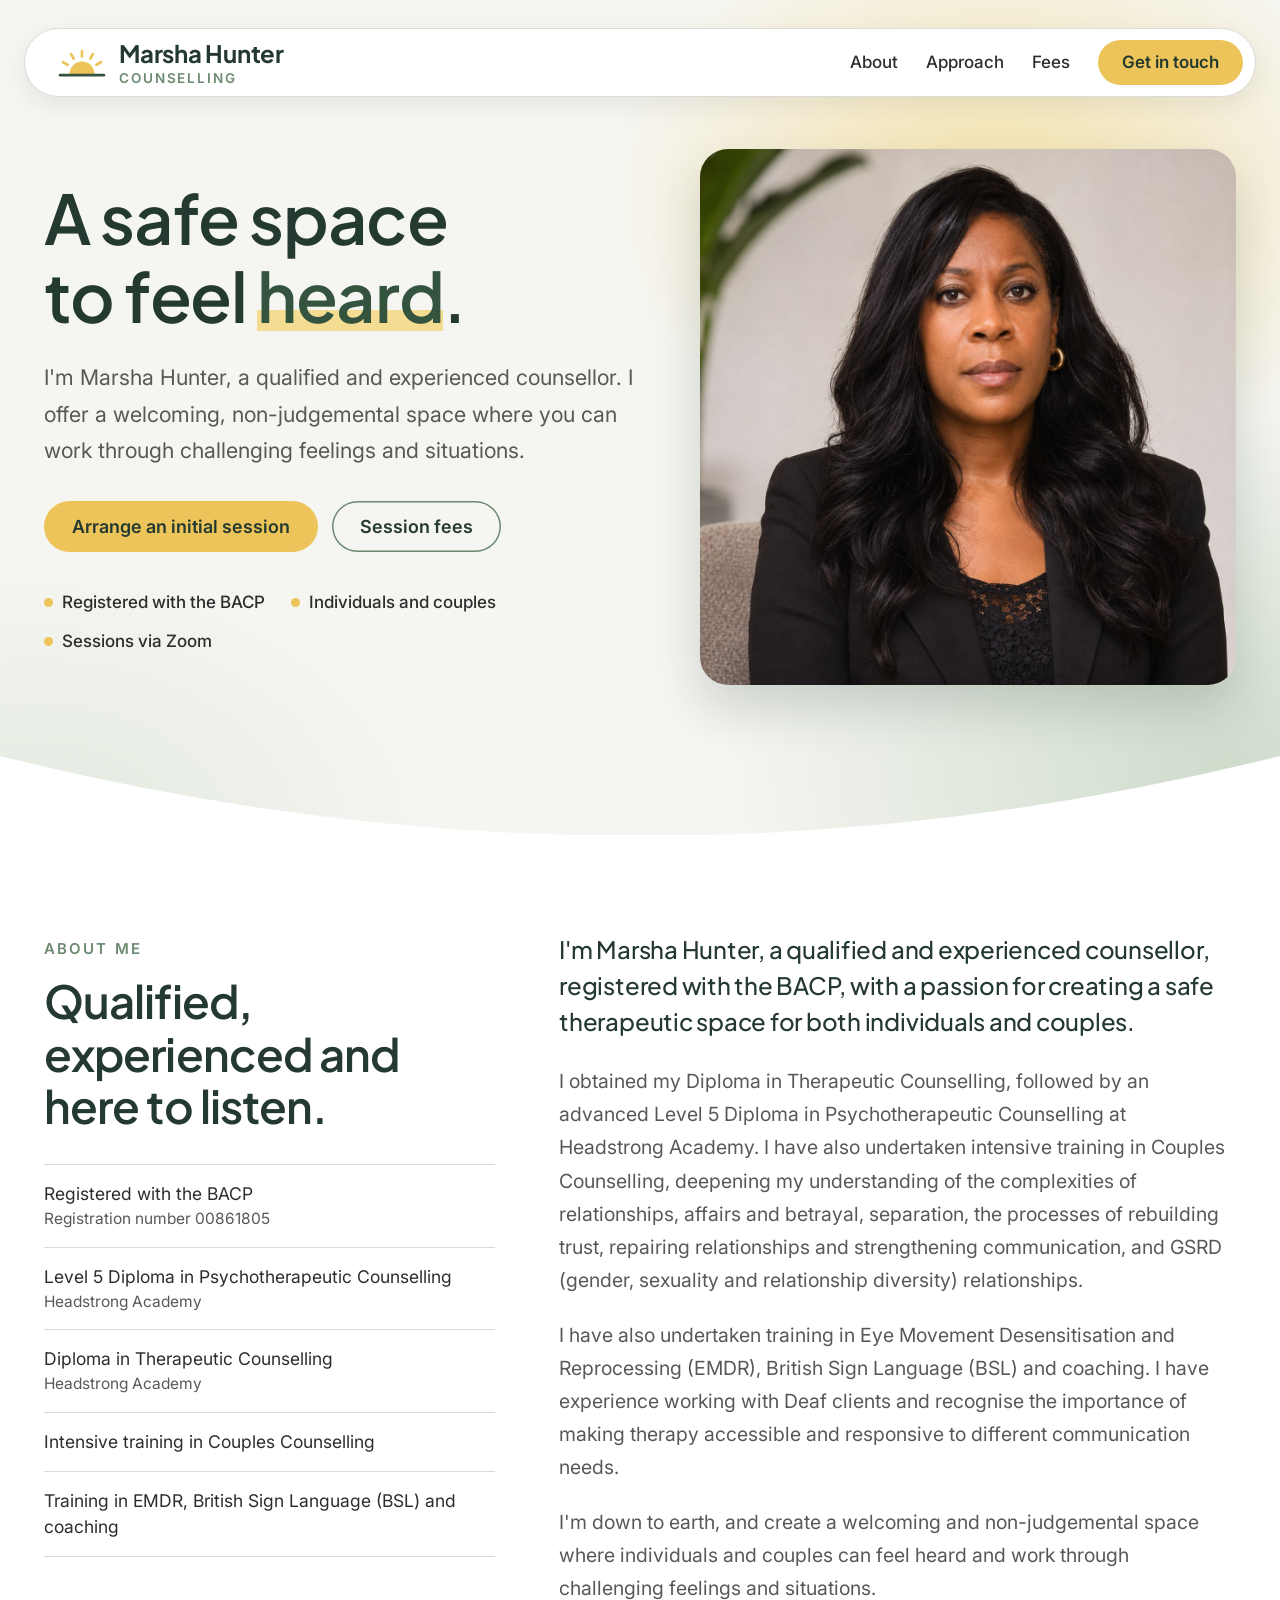
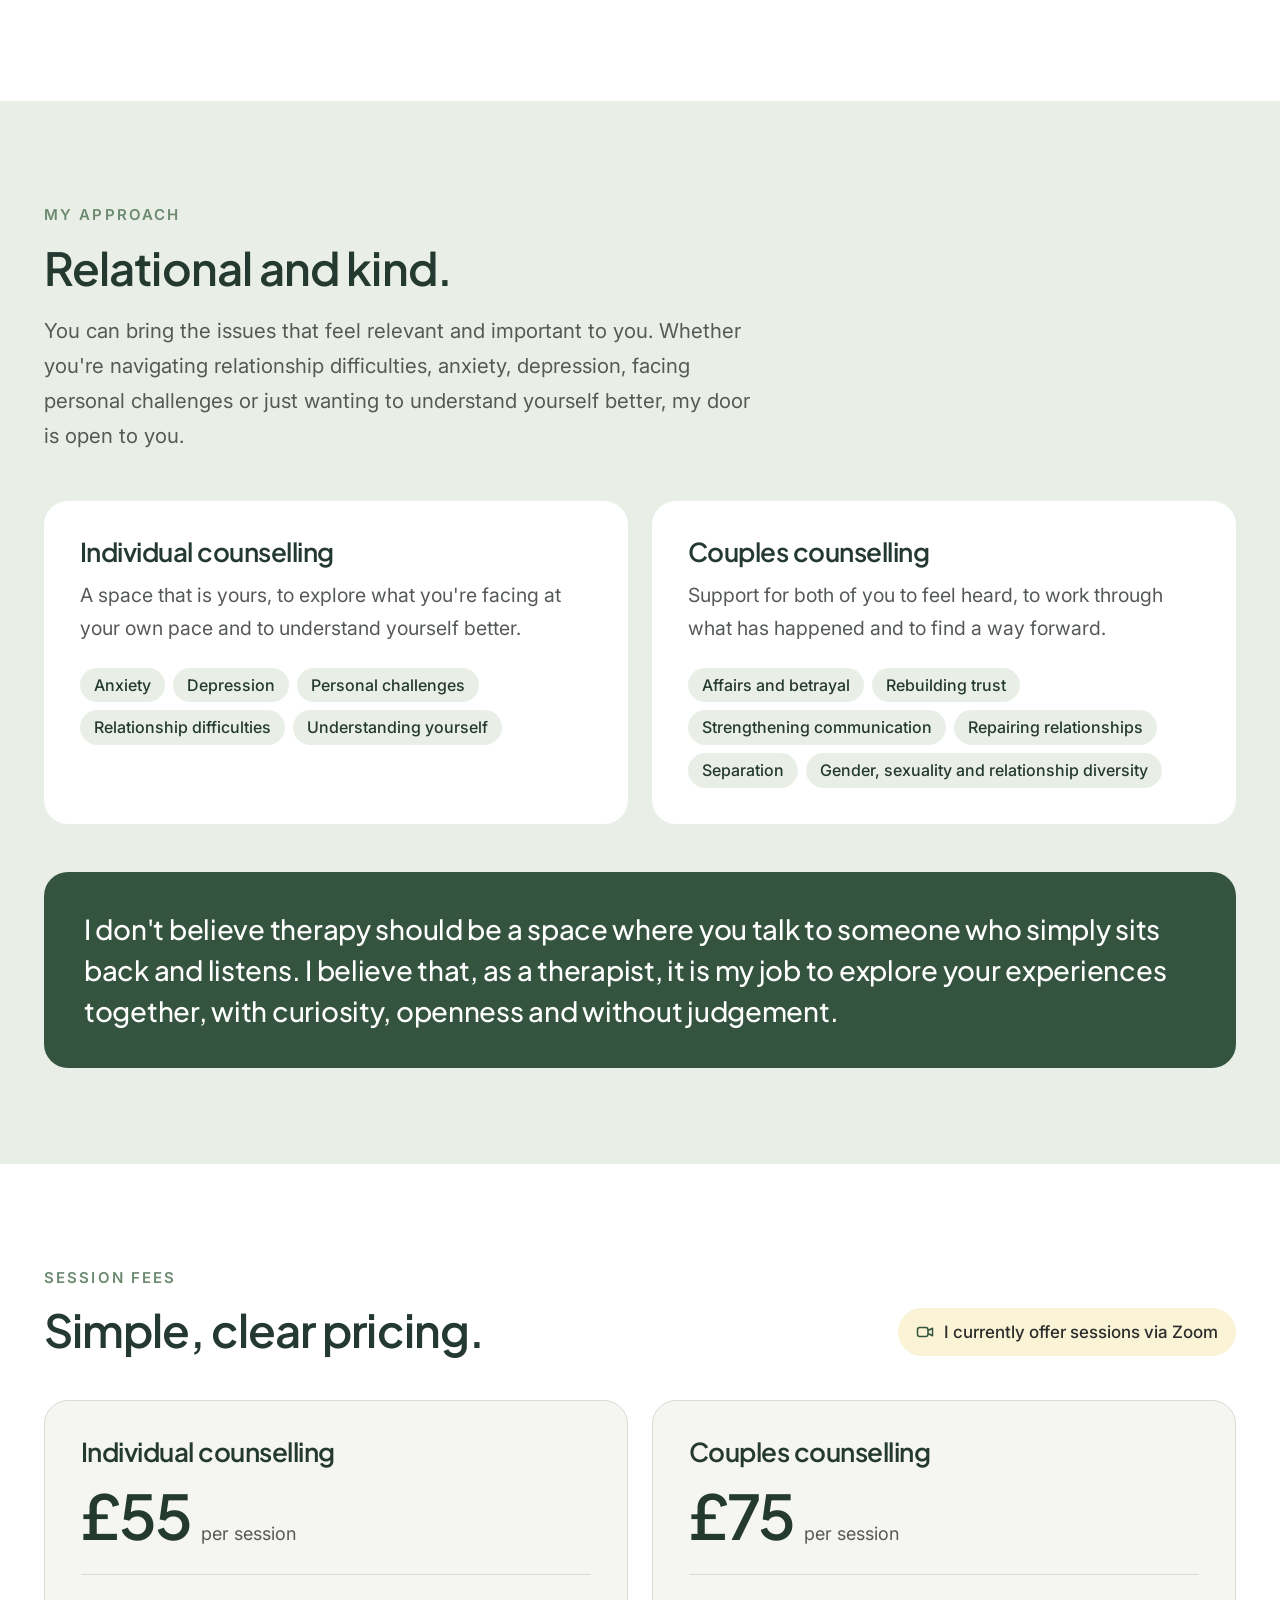
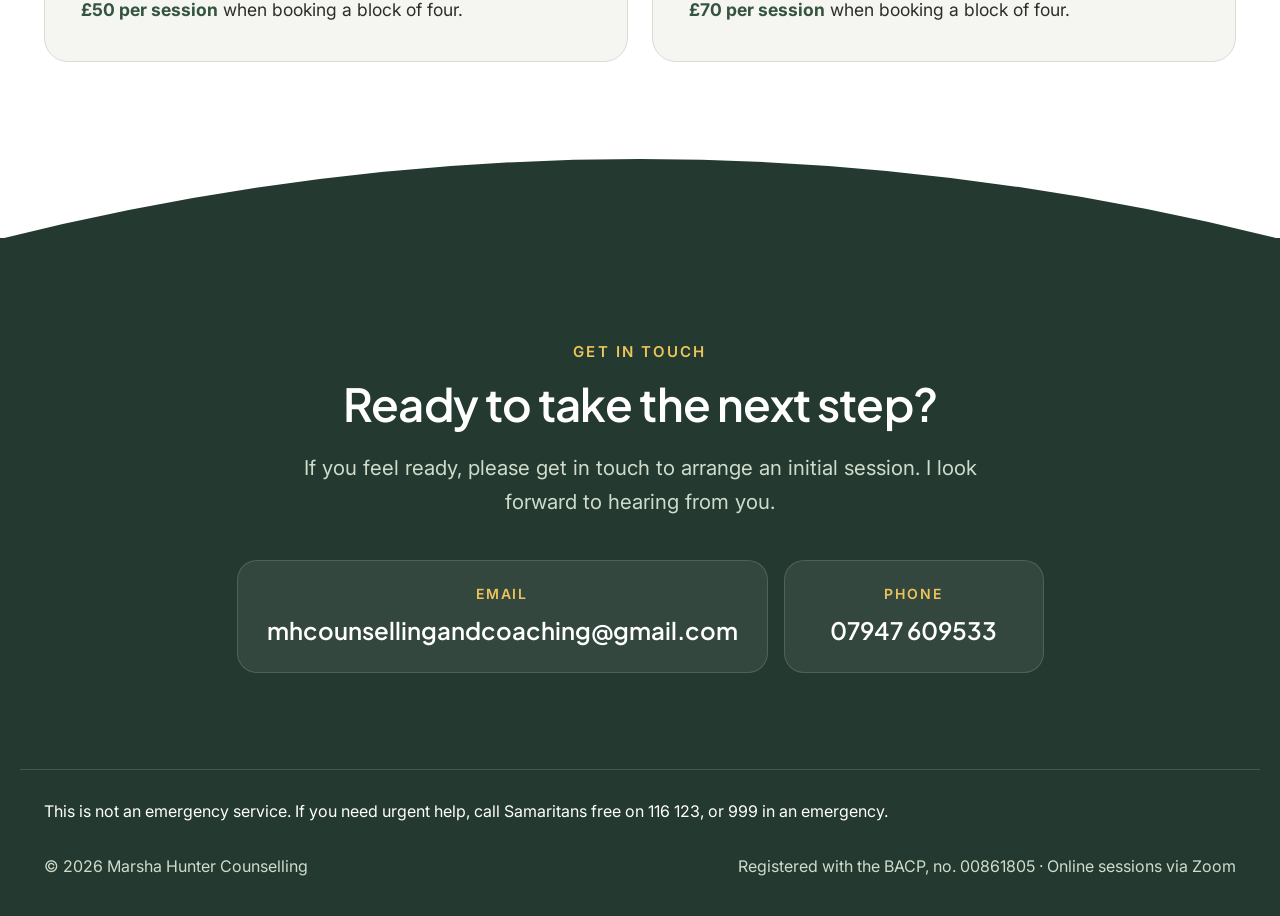
<file: index.html>
<!doctype html>
<html lang="en-GB">
<head>
<meta charset="utf-8">
<meta name="viewport" content="width=device-width, initial-scale=1">
<meta name="description" content="Marsha Hunter is a BACP-registered counsellor offering online counselling for individuals and couples via Zoom.">
<meta name="robots" content="noindex">
<title>Marsha Hunter Counselling</title>
<link rel="stylesheet" href="https://fonts.googleapis.com/css2?family=Plus+Jakarta+Sans:wght@500;600;700&family=Inter:wght@400;500;600&display=swap">
<link rel="icon" href="theme/images/favicon.svg">
<link rel="stylesheet" href="theme/style.css">
</head>
<body>
<a class="skip" href="#main">Skip to content</a>

<header class="site-header">
  <div class="wrap">
    <a class="brand" href="#top" id="top">
      <svg class="brand-mark" viewBox="0 0 48 32" aria-hidden="true" focusable="false">
        <g stroke="#ecc45a" stroke-width="2.6" stroke-linecap="round">
          <path d="M24 10 V5"/>
          <path d="M32 12.1 L34.5 7.8"/>
          <path d="M16 12.1 L13.5 7.8"/>
          <path d="M37.9 18 L42.2 15.5"/>
          <path d="M10.1 18 L5.8 15.5"/>
        </g>
        <path d="M12 27 A12 12 0 0 1 36 27 Z" fill="#ecc45a"/>
        <path d="M3 28 H45" stroke="#35543f" stroke-width="2.6" stroke-linecap="round"/>
      </svg>
      <span class="brand-text">Marsha Hunter <span>Counselling</span></span>
    </a>
    <nav class="nav" aria-label="Main">
      <a href="#about">About</a>
      <a href="#approach">Approach</a>
      <a href="#fees">Fees</a>
      <a class="btn btn-primary nav-cta" href="#contact">Get in touch</a>
    </nav>
  </div>
</header>

<main id="main">

  <section class="hero">
    <div class="wrap">
      <div>
        <h1>A safe space to feel <em>heard</em>.</h1>
        <p class="hero-lead">I'm Marsha Hunter, a qualified and experienced counsellor. I offer a welcoming, non-judgemental space where you can work through challenging feelings and situations.</p>
        <div class="hero-actions">
          <a class="btn btn-primary" href="#contact">Arrange an initial session</a>
          <a class="btn btn-ghost" href="#fees">Session fees</a>
        </div>
        <ul class="hero-facts">
          <li>Registered with the BACP</li>
          <li>Individuals and couples</li>
          <li>Sessions via Zoom</li>
        </ul>
      </div>

      <div class="hero-art">
        <img src="theme/images/marsha-hunter.jpg" alt="Marsha Hunter, counsellor" width="1254" height="1254">
      </div>
    </div>
    <svg class="hero-curve" viewBox="0 0 100 100" preserveAspectRatio="none" aria-hidden="true" focusable="false"><path d="M0 0 Q 50 200 100 0 V100 H0 Z" fill="#ffffff"/></svg>
  </section>

  <section class="section section-white about" id="about">
    <div class="wrap">
      <div>
        <span class="eyebrow">About me</span>
        <h2>Qualified, experienced and here to listen.</h2>
        <ul class="credentials">
          <li>Registered with the BACP <small>Registration number 00861805</small></li>
          <li>Level 5 Diploma in Psychotherapeutic Counselling <small>Headstrong Academy</small></li>
          <li>Diploma in Therapeutic Counselling <small>Headstrong Academy</small></li>
          <li>Intensive training in Couples Counselling</li>
          <li>Training in EMDR, British Sign Language (BSL) and coaching</li>
        </ul>
      </div>
      <div class="about-body">
        <p>I'm Marsha Hunter, a qualified and experienced counsellor, registered with the BACP, with a passion for creating a safe therapeutic space for both individuals and couples.</p>
        <p>I obtained my Diploma in Therapeutic Counselling, followed by an advanced Level 5 Diploma in Psychotherapeutic Counselling at Headstrong Academy. I have also undertaken intensive training in Couples Counselling, deepening my understanding of the complexities of relationships, affairs and betrayal, separation, the processes of rebuilding trust, repairing relationships and strengthening communication, and GSRD (gender, sexuality and relationship diversity) relationships.</p>
        <p>I have also undertaken training in Eye Movement Desensitisation and Reprocessing (EMDR), British Sign Language (BSL) and coaching. I have experience working with Deaf clients and recognise the importance of making therapy accessible and responsive to different communication needs.</p>
        <p>I'm down to earth, and create a welcoming and non-judgemental space where individuals and couples can feel heard and work through challenging feelings and situations.</p>
      </div>
    </div>
  </section>

  <section class="section section-green" id="approach">
    <div class="wrap">
      <div class="approach-head">
        <span class="eyebrow">My approach</span>
        <h2>Relational and kind.</h2>
        <p>You can bring the issues that feel relevant and important to you. Whether you're navigating relationship difficulties, anxiety, depression, facing personal challenges or just wanting to understand yourself better, my door is open to you.</p>
      </div>

      <div class="approach-grid">
        <article class="card">
          <h3>Individual counselling</h3>
          <p>A space that is yours, to explore what you're facing at your own pace and to understand yourself better.</p>
          <ul class="tags">
            <li>Anxiety</li>
            <li>Depression</li>
            <li>Personal challenges</li>
            <li>Relationship difficulties</li>
            <li>Understanding yourself</li>
          </ul>
        </article>
        <article class="card">
          <h3>Couples counselling</h3>
          <p>Support for both of you to feel heard, to work through what has happened and to find a way forward.</p>
          <ul class="tags">
            <li>Affairs and betrayal</li>
            <li>Rebuilding trust</li>
            <li>Strengthening communication</li>
            <li>Repairing relationships</li>
            <li>Separation</li>
            <li>Gender, sexuality and relationship diversity</li>
          </ul>
        </article>
      </div>

      <blockquote class="pull">
        I don't believe therapy should be a space where you talk to someone who simply sits back and listens. I believe that, as a therapist, it is my job to explore your experiences together, with curiosity, openness and without judgement.
      </blockquote>
    </div>
  </section>

  <section class="section section-white" id="fees">
    <div class="wrap">
      <div class="fees-head">
        <div>
          <span class="eyebrow">Session fees</span>
          <h2>Simple, clear pricing.</h2>
        </div>
        <p class="zoom-note">
          <svg width="18" height="18" viewBox="0 0 24 24" fill="none" stroke="#35543f" stroke-width="2" stroke-linecap="round" stroke-linejoin="round" aria-hidden="true"><rect x="2" y="6" width="14" height="12" rx="3"/><path d="m16 10 6-3v10l-6-3"/></svg>
          I currently offer sessions via Zoom
        </p>
      </div>

      <div class="fees-grid">
        <div class="fee">
          <h3>Individual counselling</h3>
          <p class="fee-price"><strong>£55</strong> per session</p>
          <p class="fee-block"><strong>£50 per session</strong> when booking a block of four.</p>
        </div>
        <div class="fee">
          <h3>Couples counselling</h3>
          <p class="fee-price"><strong>£75</strong> per session</p>
          <p class="fee-block"><strong>£70 per session</strong> when booking a block of four.</p>
        </div>
      </div>
    </div>
  </section>

  <section class="section contact" id="contact">
    <svg class="contact-curve" viewBox="0 0 100 100" preserveAspectRatio="none" aria-hidden="true" focusable="false"><path d="M0 100 Q 50 -100 100 100 Z" fill="#24392f"/></svg>
    <div class="wrap">
      <span class="eyebrow">Get in touch</span>
      <h2>Ready to take the next step?</h2>
      <p class="contact-lead">If you feel ready, please get in touch to arrange an initial session. I look forward to hearing from you.</p>
      <div class="contact-links">
        <a class="contact-link" href="mailto:mhcounsellingandcoaching@gmail.com">
          <small>Email</small>
          <span>mhcounsellingandcoaching@gmail.com</span>
        </a>
        <a class="contact-link" href="tel:07947609533">
          <small>Phone</small>
          <span>07947 609533</span>
        </a>
      </div>
    </div>
  </section>

</main>

<footer class="site-footer">
  <div class="wrap">
    <p class="crisis">This is not an emergency service. If you need urgent help, call Samaritans free on 116 123, or 999 in an emergency.</p>
    <p>&copy; 2026 Marsha Hunter Counselling</p>
    <p>Registered with the BACP, no. 00861805 &middot; Online sessions via Zoom</p>
  </div>
</footer>
</body>
</html>
</file>
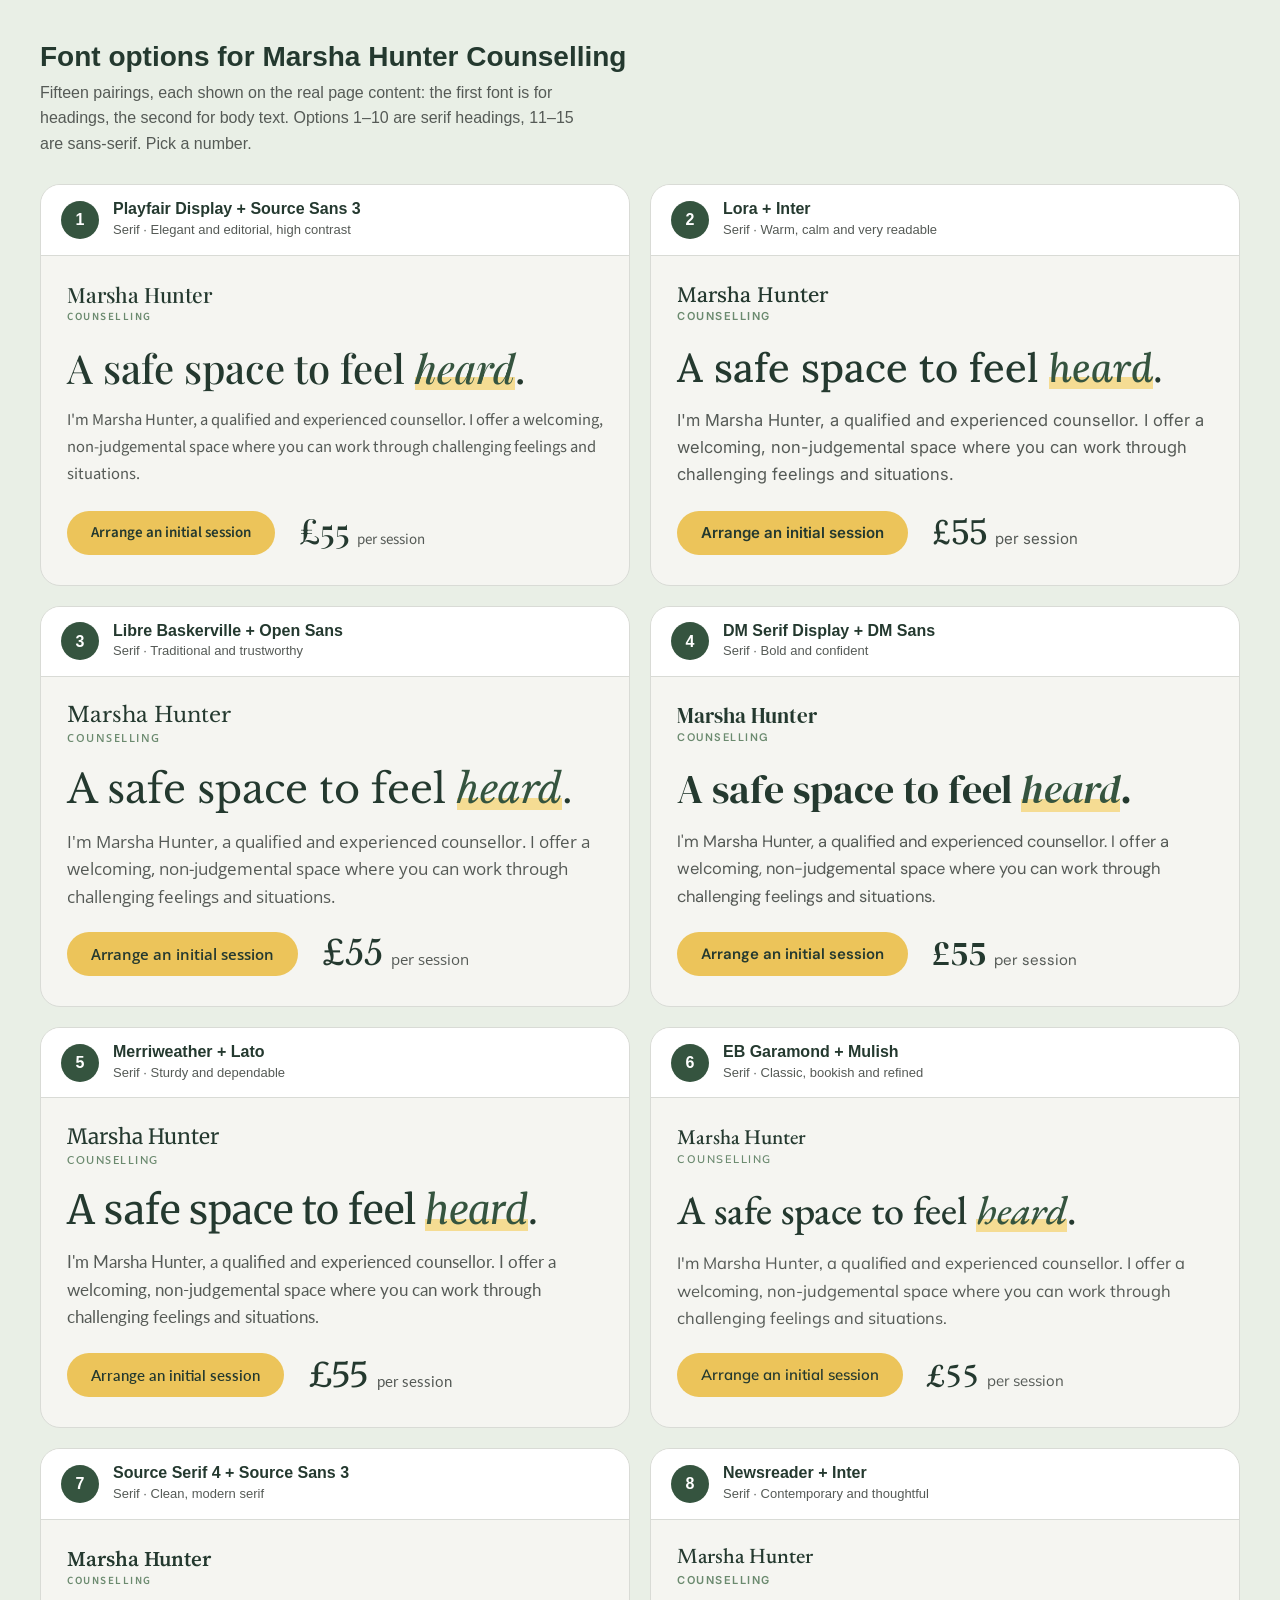
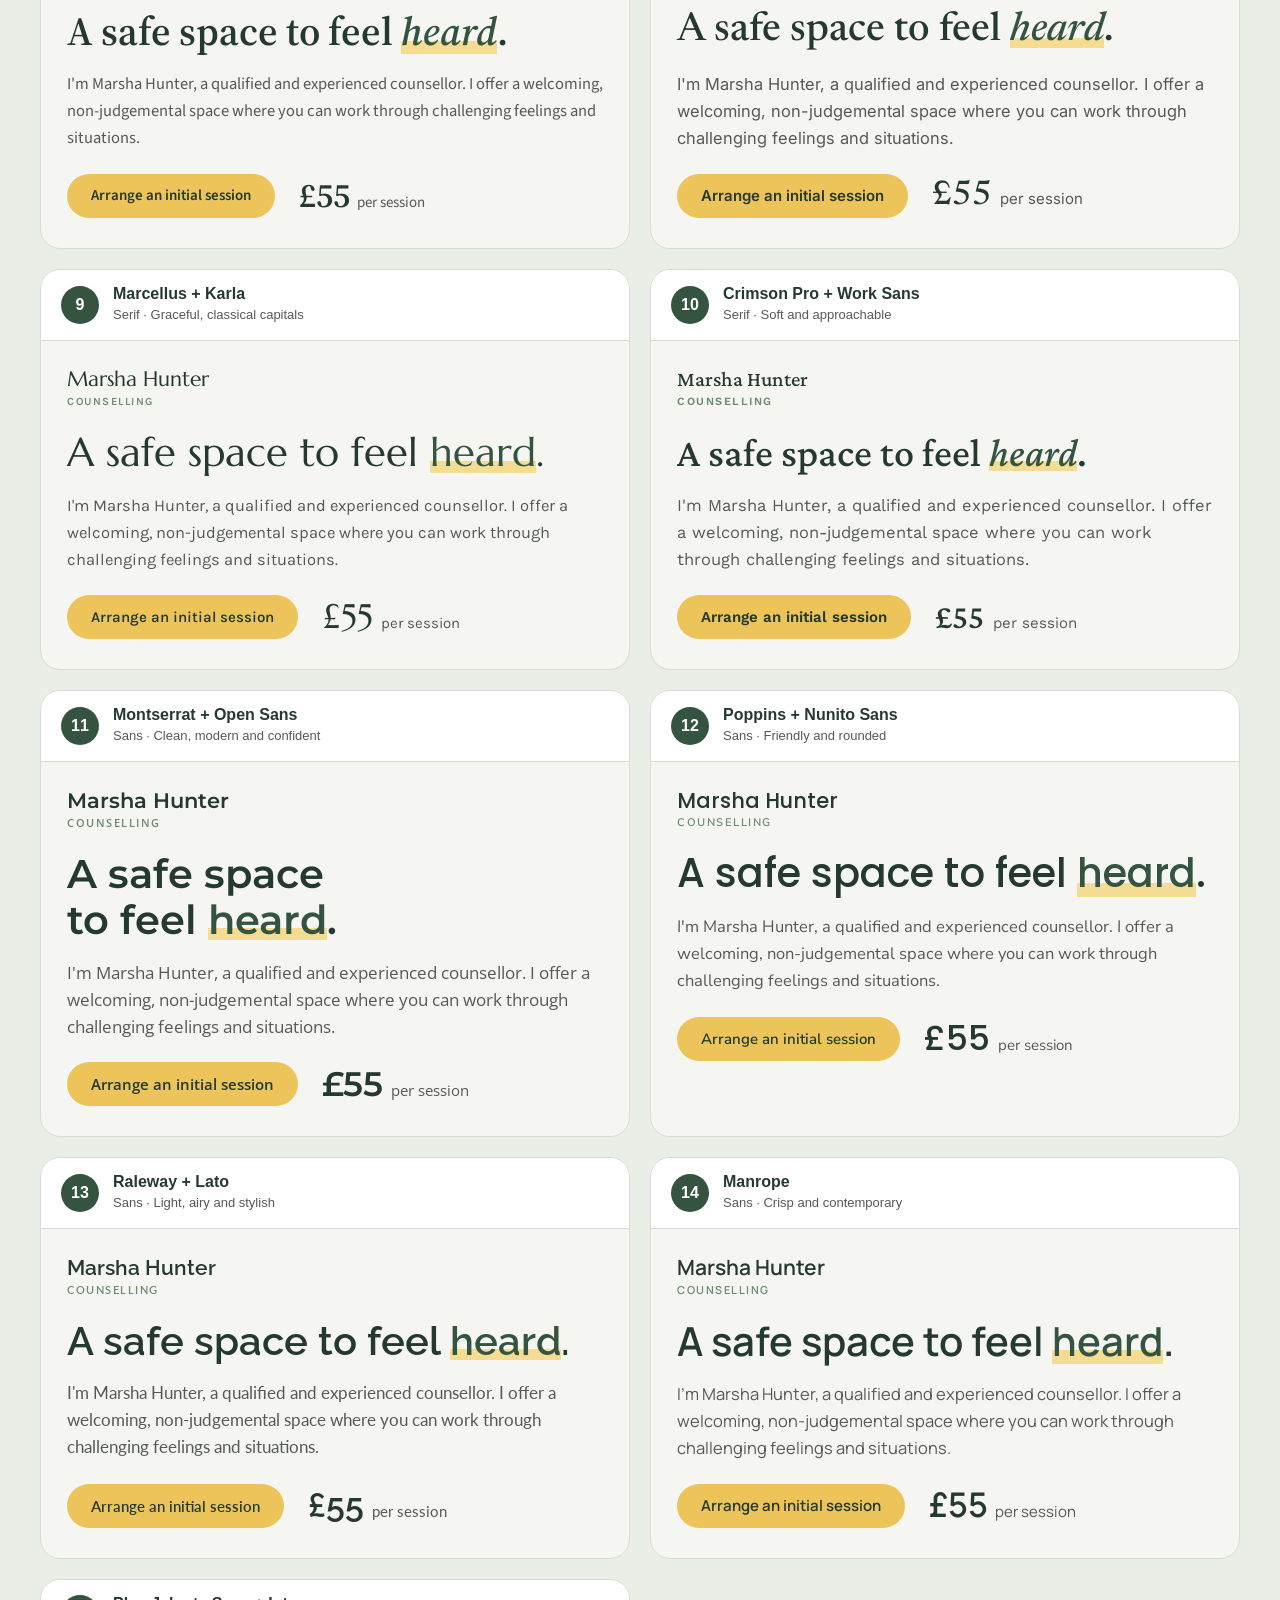
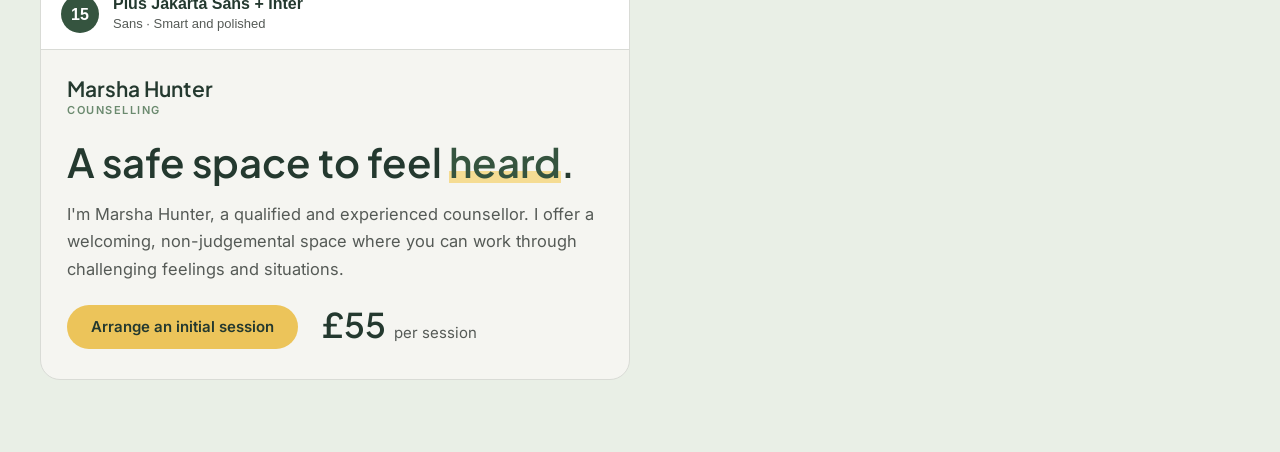
<file: fonts.html>
<!doctype html>
<html lang="en-GB">
<head>
<meta charset="utf-8">
<meta name="viewport" content="width=device-width, initial-scale=1">
<title>Font options — Marsha Hunter Counselling</title>
<link rel="preconnect" href="https://fonts.gstatic.com" crossorigin>
<link rel="stylesheet" href="https://fonts.googleapis.com/css2?family=Playfair+Display:ital,wght@0,500;0,600;1,500&display=swap">
<link rel="stylesheet" href="https://fonts.googleapis.com/css2?family=Source+Sans+3:wght@400;600&display=swap">
<link rel="stylesheet" href="https://fonts.googleapis.com/css2?family=Lora:ital,wght@0,500;0,600;1,500&display=swap">
<link rel="stylesheet" href="https://fonts.googleapis.com/css2?family=Inter:wght@400;500;600&display=swap">
<link rel="stylesheet" href="https://fonts.googleapis.com/css2?family=Libre+Baskerville:ital,wght@0,400;0,700;1,400&display=swap">
<link rel="stylesheet" href="https://fonts.googleapis.com/css2?family=Open+Sans:wght@400;600&display=swap">
<link rel="stylesheet" href="https://fonts.googleapis.com/css2?family=DM+Serif+Display:ital@0;1&display=swap">
<link rel="stylesheet" href="https://fonts.googleapis.com/css2?family=DM+Sans:wght@400;500;600&display=swap">
<link rel="stylesheet" href="https://fonts.googleapis.com/css2?family=Merriweather:ital,wght@0,400;0,700;1,400&display=swap">
<link rel="stylesheet" href="https://fonts.googleapis.com/css2?family=Lato:wght@400;700&display=swap">
<link rel="stylesheet" href="https://fonts.googleapis.com/css2?family=EB+Garamond:ital,wght@0,500;0,600;1,500&display=swap">
<link rel="stylesheet" href="https://fonts.googleapis.com/css2?family=Mulish:wght@400;600&display=swap">
<link rel="stylesheet" href="https://fonts.googleapis.com/css2?family=Source+Serif+4:ital,wght@0,500;0,600;1,500&display=swap">
<link rel="stylesheet" href="https://fonts.googleapis.com/css2?family=Newsreader:ital,wght@0,500;0,600;1,500&display=swap">
<link rel="stylesheet" href="https://fonts.googleapis.com/css2?family=Marcellus&display=swap">
<link rel="stylesheet" href="https://fonts.googleapis.com/css2?family=Karla:wght@400;600&display=swap">
<link rel="stylesheet" href="https://fonts.googleapis.com/css2?family=Crimson+Pro:ital,wght@0,500;0,600;1,500&display=swap">
<link rel="stylesheet" href="https://fonts.googleapis.com/css2?family=Work+Sans:wght@400;600&display=swap">
<link rel="stylesheet" href="https://fonts.googleapis.com/css2?family=Montserrat:wght@500;600&display=swap">
<link rel="stylesheet" href="https://fonts.googleapis.com/css2?family=Poppins:wght@500;600&display=swap">
<link rel="stylesheet" href="https://fonts.googleapis.com/css2?family=Nunito+Sans:wght@400;600&display=swap">
<link rel="stylesheet" href="https://fonts.googleapis.com/css2?family=Raleway:wght@500;600&display=swap">
<link rel="stylesheet" href="https://fonts.googleapis.com/css2?family=Manrope:wght@400;500;600;700&display=swap">
<link rel="stylesheet" href="https://fonts.googleapis.com/css2?family=Plus+Jakarta+Sans:wght@500;600;700&display=swap">
<style>
*,*::before,*::after{box-sizing:border-box}
body{margin:0;background:#e9efe6;color:#555a56;font:16px/1.6 -apple-system,BlinkMacSystemFont,"Segoe UI",Helvetica,Arial,sans-serif}
.page{max-width:1240px;margin:0 auto;padding:40px 20px 72px}
.intro h1{margin:0 0 6px;font-size:28px;line-height:1.2;color:#24392f}
.intro p{margin:0;max-width:60ch}
.grid{display:grid;grid-template-columns:repeat(auto-fill,minmax(min(100%,440px),1fr));gap:20px;margin-top:28px}
.opt{background:#f5f5f1;border-radius:20px;overflow:hidden;border:1px solid #d9dbd6}
.opt header{display:flex;align-items:center;gap:14px;padding:14px 20px;background:#fff;border-bottom:1px solid #d9dbd6}
.num{flex:none;width:38px;height:38px;border-radius:50%;background:#35543f;color:#fff;font-weight:700;display:grid;place-items:center}
.opt header strong{display:block;color:#24392f;line-height:1.3}
.opt header small{display:block;font-size:13px}
.sample{padding:26px 26px 30px}
.brand{margin:0 0 22px;font-family:var(--h),serif;font-weight:var(--hw);font-size:21px;line-height:1.2;color:#24392f}
.brand span{display:block;margin-top:3px;font-family:var(--b),sans-serif;font-size:11px;font-weight:600;letter-spacing:.14em;text-transform:uppercase;color:#6b8a6f}
.sample h2{margin:0;font-family:var(--h),serif;font-weight:var(--hw);font-size:40px;line-height:1.14;color:#24392f;text-wrap:balance}
.sample h2 em{font-style:var(--it);color:#35543f;background:linear-gradient(transparent 68%,#f5dc93 68%,#f5dc93 92%,transparent 92%)}
.body{margin:16px 0 0;font-family:var(--b),sans-serif;font-size:16.5px;line-height:1.65}
.row{display:flex;flex-wrap:wrap;align-items:center;gap:14px 24px;margin-top:22px}
.btn{font-family:var(--b),sans-serif;font-weight:600;font-size:15px;line-height:1.2;background:#ecc45a;color:#24392f;padding:13px 24px;border-radius:999px}
.price{font-family:var(--b),sans-serif;font-size:15px}
.price b{font-family:var(--h),serif;font-weight:var(--hw);font-size:34px;line-height:1;color:#24392f;margin-right:4px}
</style>
</head>
<body>
<div class="page">
  <div class="intro">
    <h1>Font options for Marsha Hunter Counselling</h1>
    <p>Fifteen pairings, each shown on the real page content: the first font is for headings, the second for body text. Options 1–10 are serif headings, 11–15 are sans-serif. Pick a number.</p>
  </div>
  <div class="grid">
<article class="opt" style="--h:'Playfair Display';--b:'Source Sans 3';--hw:500;--it:italic">
  <header><span class="num">1</span><div><strong>Playfair Display + Source Sans 3</strong><small>Serif &middot; Elegant and editorial, high contrast</small></div></header>
  <div class="sample">
    <p class="brand">Marsha Hunter <span>Counselling</span></p>
    <h2>A safe space to feel <em>heard</em>.</h2>
    <p class="body">I'm Marsha Hunter, a qualified and experienced counsellor. I offer a welcoming, non-judgemental space where you can work through challenging feelings and situations.</p>
    <div class="row"><span class="btn">Arrange an initial session</span><span class="price"><b>£55</b> per session</span></div>
  </div>
</article>
<article class="opt" style="--h:'Lora';--b:'Inter';--hw:500;--it:italic">
  <header><span class="num">2</span><div><strong>Lora + Inter</strong><small>Serif &middot; Warm, calm and very readable</small></div></header>
  <div class="sample">
    <p class="brand">Marsha Hunter <span>Counselling</span></p>
    <h2>A safe space to feel <em>heard</em>.</h2>
    <p class="body">I'm Marsha Hunter, a qualified and experienced counsellor. I offer a welcoming, non-judgemental space where you can work through challenging feelings and situations.</p>
    <div class="row"><span class="btn">Arrange an initial session</span><span class="price"><b>£55</b> per session</span></div>
  </div>
</article>
<article class="opt" style="--h:'Libre Baskerville';--b:'Open Sans';--hw:400;--it:italic">
  <header><span class="num">3</span><div><strong>Libre Baskerville + Open Sans</strong><small>Serif &middot; Traditional and trustworthy</small></div></header>
  <div class="sample">
    <p class="brand">Marsha Hunter <span>Counselling</span></p>
    <h2>A safe space to feel <em>heard</em>.</h2>
    <p class="body">I'm Marsha Hunter, a qualified and experienced counsellor. I offer a welcoming, non-judgemental space where you can work through challenging feelings and situations.</p>
    <div class="row"><span class="btn">Arrange an initial session</span><span class="price"><b>£55</b> per session</span></div>
  </div>
</article>
<article class="opt" style="--h:'DM Serif Display';--b:'DM Sans';--hw:400;--it:italic">
  <header><span class="num">4</span><div><strong>DM Serif Display + DM Sans</strong><small>Serif &middot; Bold and confident</small></div></header>
  <div class="sample">
    <p class="brand">Marsha Hunter <span>Counselling</span></p>
    <h2>A safe space to feel <em>heard</em>.</h2>
    <p class="body">I'm Marsha Hunter, a qualified and experienced counsellor. I offer a welcoming, non-judgemental space where you can work through challenging feelings and situations.</p>
    <div class="row"><span class="btn">Arrange an initial session</span><span class="price"><b>£55</b> per session</span></div>
  </div>
</article>
<article class="opt" style="--h:'Merriweather';--b:'Lato';--hw:400;--it:italic">
  <header><span class="num">5</span><div><strong>Merriweather + Lato</strong><small>Serif &middot; Sturdy and dependable</small></div></header>
  <div class="sample">
    <p class="brand">Marsha Hunter <span>Counselling</span></p>
    <h2>A safe space to feel <em>heard</em>.</h2>
    <p class="body">I'm Marsha Hunter, a qualified and experienced counsellor. I offer a welcoming, non-judgemental space where you can work through challenging feelings and situations.</p>
    <div class="row"><span class="btn">Arrange an initial session</span><span class="price"><b>£55</b> per session</span></div>
  </div>
</article>
<article class="opt" style="--h:'EB Garamond';--b:'Mulish';--hw:500;--it:italic">
  <header><span class="num">6</span><div><strong>EB Garamond + Mulish</strong><small>Serif &middot; Classic, bookish and refined</small></div></header>
  <div class="sample">
    <p class="brand">Marsha Hunter <span>Counselling</span></p>
    <h2>A safe space to feel <em>heard</em>.</h2>
    <p class="body">I'm Marsha Hunter, a qualified and experienced counsellor. I offer a welcoming, non-judgemental space where you can work through challenging feelings and situations.</p>
    <div class="row"><span class="btn">Arrange an initial session</span><span class="price"><b>£55</b> per session</span></div>
  </div>
</article>
<article class="opt" style="--h:'Source Serif 4';--b:'Source Sans 3';--hw:600;--it:italic">
  <header><span class="num">7</span><div><strong>Source Serif 4 + Source Sans 3</strong><small>Serif &middot; Clean, modern serif</small></div></header>
  <div class="sample">
    <p class="brand">Marsha Hunter <span>Counselling</span></p>
    <h2>A safe space to feel <em>heard</em>.</h2>
    <p class="body">I'm Marsha Hunter, a qualified and experienced counsellor. I offer a welcoming, non-judgemental space where you can work through challenging feelings and situations.</p>
    <div class="row"><span class="btn">Arrange an initial session</span><span class="price"><b>£55</b> per session</span></div>
  </div>
</article>
<article class="opt" style="--h:'Newsreader';--b:'Inter';--hw:500;--it:italic">
  <header><span class="num">8</span><div><strong>Newsreader + Inter</strong><small>Serif &middot; Contemporary and thoughtful</small></div></header>
  <div class="sample">
    <p class="brand">Marsha Hunter <span>Counselling</span></p>
    <h2>A safe space to feel <em>heard</em>.</h2>
    <p class="body">I'm Marsha Hunter, a qualified and experienced counsellor. I offer a welcoming, non-judgemental space where you can work through challenging feelings and situations.</p>
    <div class="row"><span class="btn">Arrange an initial session</span><span class="price"><b>£55</b> per session</span></div>
  </div>
</article>
<article class="opt" style="--h:'Marcellus';--b:'Karla';--hw:400;--it:normal">
  <header><span class="num">9</span><div><strong>Marcellus + Karla</strong><small>Serif &middot; Graceful, classical capitals</small></div></header>
  <div class="sample">
    <p class="brand">Marsha Hunter <span>Counselling</span></p>
    <h2>A safe space to feel <em>heard</em>.</h2>
    <p class="body">I'm Marsha Hunter, a qualified and experienced counsellor. I offer a welcoming, non-judgemental space where you can work through challenging feelings and situations.</p>
    <div class="row"><span class="btn">Arrange an initial session</span><span class="price"><b>£55</b> per session</span></div>
  </div>
</article>
<article class="opt" style="--h:'Crimson Pro';--b:'Work Sans';--hw:500;--it:italic">
  <header><span class="num">10</span><div><strong>Crimson Pro + Work Sans</strong><small>Serif &middot; Soft and approachable</small></div></header>
  <div class="sample">
    <p class="brand">Marsha Hunter <span>Counselling</span></p>
    <h2>A safe space to feel <em>heard</em>.</h2>
    <p class="body">I'm Marsha Hunter, a qualified and experienced counsellor. I offer a welcoming, non-judgemental space where you can work through challenging feelings and situations.</p>
    <div class="row"><span class="btn">Arrange an initial session</span><span class="price"><b>£55</b> per session</span></div>
  </div>
</article>
<article class="opt" style="--h:'Montserrat';--b:'Open Sans';--hw:600;--it:normal">
  <header><span class="num">11</span><div><strong>Montserrat + Open Sans</strong><small>Sans &middot; Clean, modern and confident</small></div></header>
  <div class="sample">
    <p class="brand">Marsha Hunter <span>Counselling</span></p>
    <h2>A safe space to feel <em>heard</em>.</h2>
    <p class="body">I'm Marsha Hunter, a qualified and experienced counsellor. I offer a welcoming, non-judgemental space where you can work through challenging feelings and situations.</p>
    <div class="row"><span class="btn">Arrange an initial session</span><span class="price"><b>£55</b> per session</span></div>
  </div>
</article>
<article class="opt" style="--h:'Poppins';--b:'Nunito Sans';--hw:500;--it:normal">
  <header><span class="num">12</span><div><strong>Poppins + Nunito Sans</strong><small>Sans &middot; Friendly and rounded</small></div></header>
  <div class="sample">
    <p class="brand">Marsha Hunter <span>Counselling</span></p>
    <h2>A safe space to feel <em>heard</em>.</h2>
    <p class="body">I'm Marsha Hunter, a qualified and experienced counsellor. I offer a welcoming, non-judgemental space where you can work through challenging feelings and situations.</p>
    <div class="row"><span class="btn">Arrange an initial session</span><span class="price"><b>£55</b> per session</span></div>
  </div>
</article>
<article class="opt" style="--h:'Raleway';--b:'Lato';--hw:600;--it:normal">
  <header><span class="num">13</span><div><strong>Raleway + Lato</strong><small>Sans &middot; Light, airy and stylish</small></div></header>
  <div class="sample">
    <p class="brand">Marsha Hunter <span>Counselling</span></p>
    <h2>A safe space to feel <em>heard</em>.</h2>
    <p class="body">I'm Marsha Hunter, a qualified and experienced counsellor. I offer a welcoming, non-judgemental space where you can work through challenging feelings and situations.</p>
    <div class="row"><span class="btn">Arrange an initial session</span><span class="price"><b>£55</b> per session</span></div>
  </div>
</article>
<article class="opt" style="--h:'Manrope';--b:'Manrope';--hw:600;--it:normal">
  <header><span class="num">14</span><div><strong>Manrope</strong><small>Sans &middot; Crisp and contemporary</small></div></header>
  <div class="sample">
    <p class="brand">Marsha Hunter <span>Counselling</span></p>
    <h2>A safe space to feel <em>heard</em>.</h2>
    <p class="body">I'm Marsha Hunter, a qualified and experienced counsellor. I offer a welcoming, non-judgemental space where you can work through challenging feelings and situations.</p>
    <div class="row"><span class="btn">Arrange an initial session</span><span class="price"><b>£55</b> per session</span></div>
  </div>
</article>
<article class="opt" style="--h:'Plus Jakarta Sans';--b:'Inter';--hw:600;--it:normal">
  <header><span class="num">15</span><div><strong>Plus Jakarta Sans + Inter</strong><small>Sans &middot; Smart and polished</small></div></header>
  <div class="sample">
    <p class="brand">Marsha Hunter <span>Counselling</span></p>
    <h2>A safe space to feel <em>heard</em>.</h2>
    <p class="body">I'm Marsha Hunter, a qualified and experienced counsellor. I offer a welcoming, non-judgemental space where you can work through challenging feelings and situations.</p>
    <div class="row"><span class="btn">Arrange an initial session</span><span class="price"><b>£55</b> per session</span></div>
  </div>
</article>
  </div>
</div>
</body>
</html>
</file>
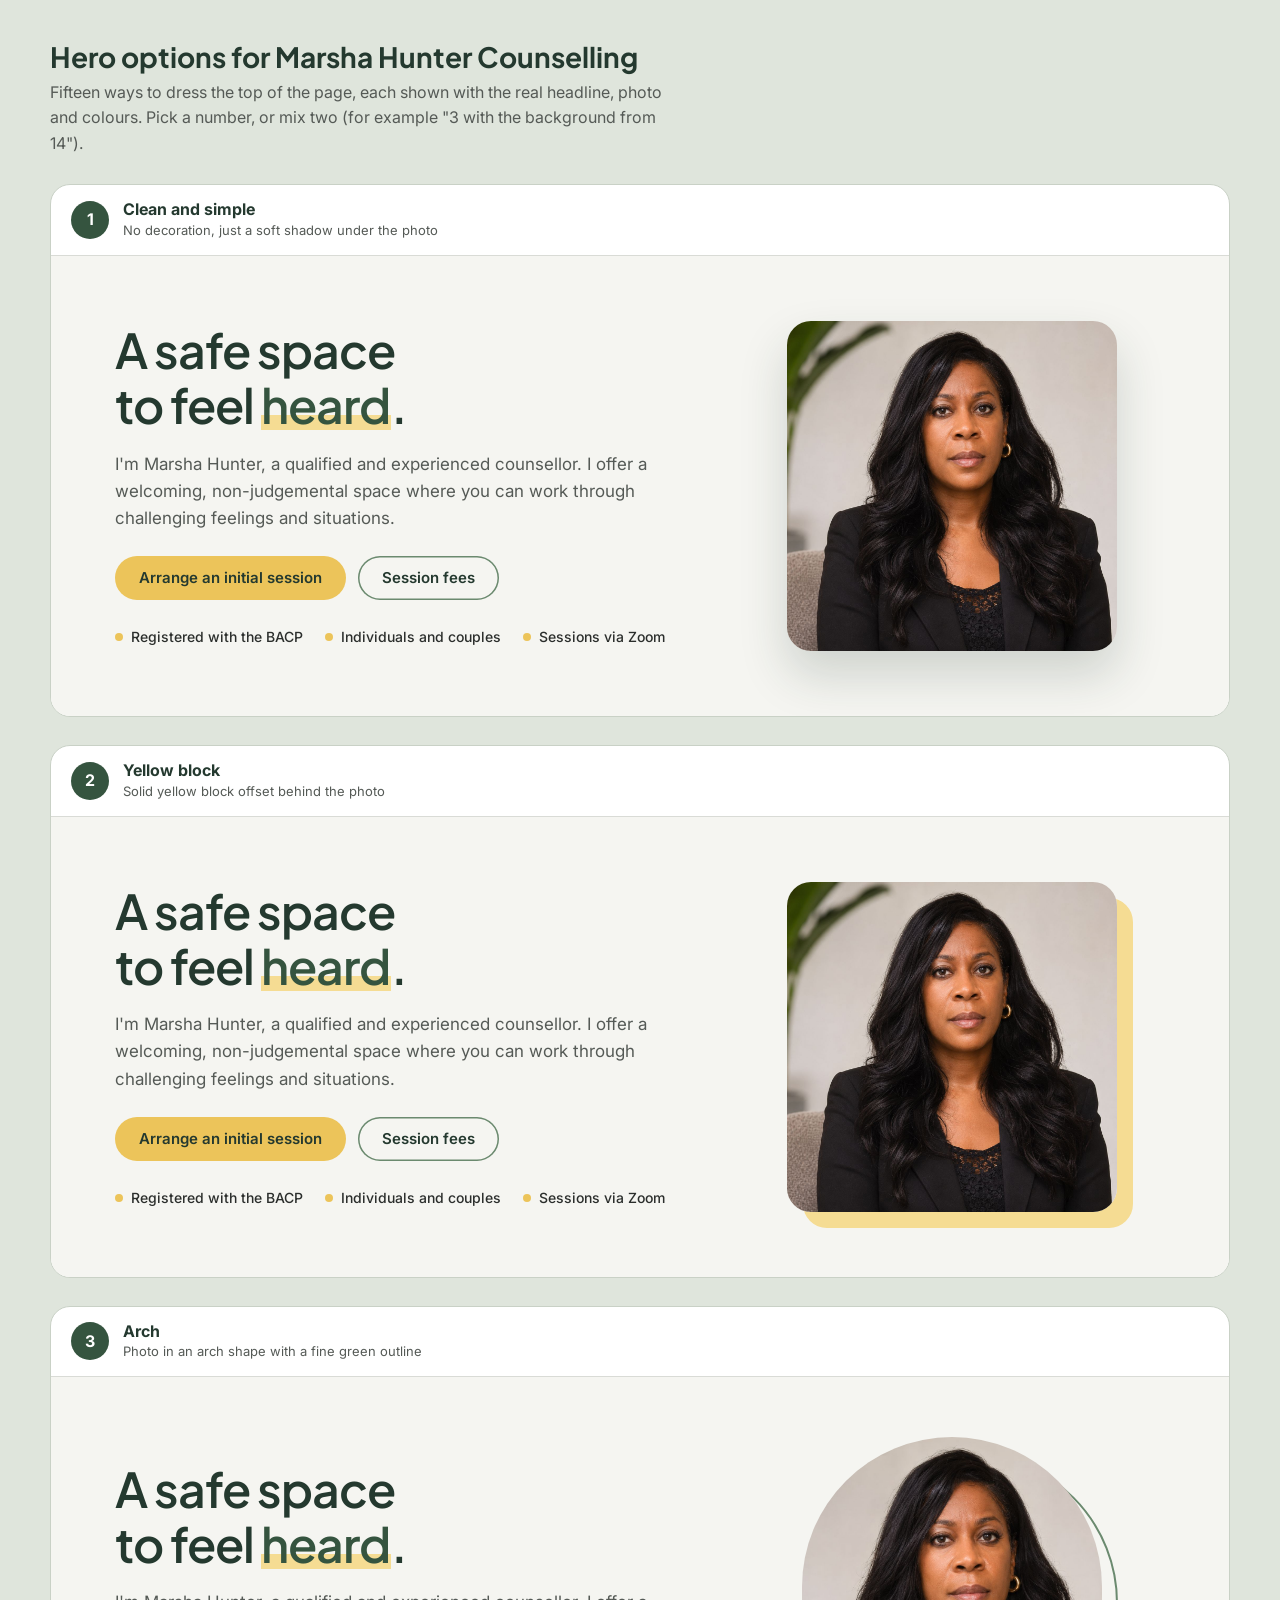
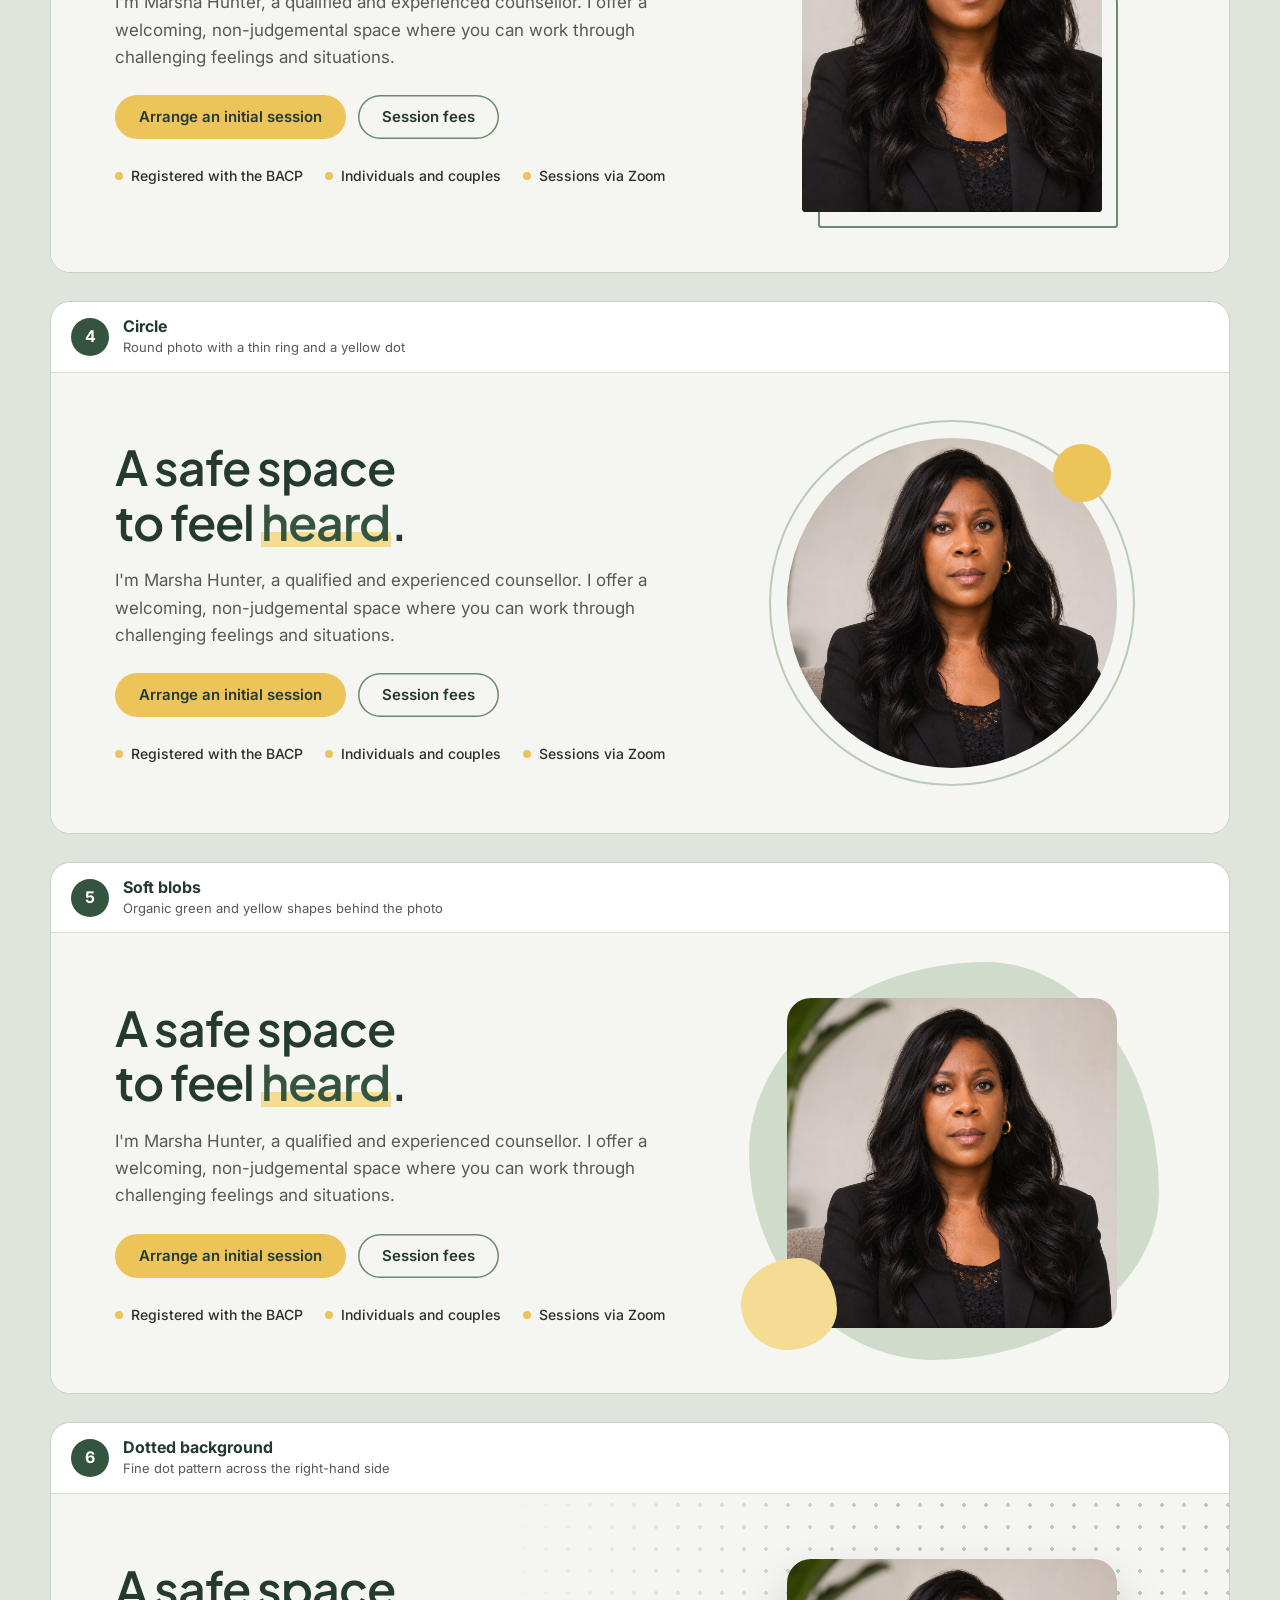
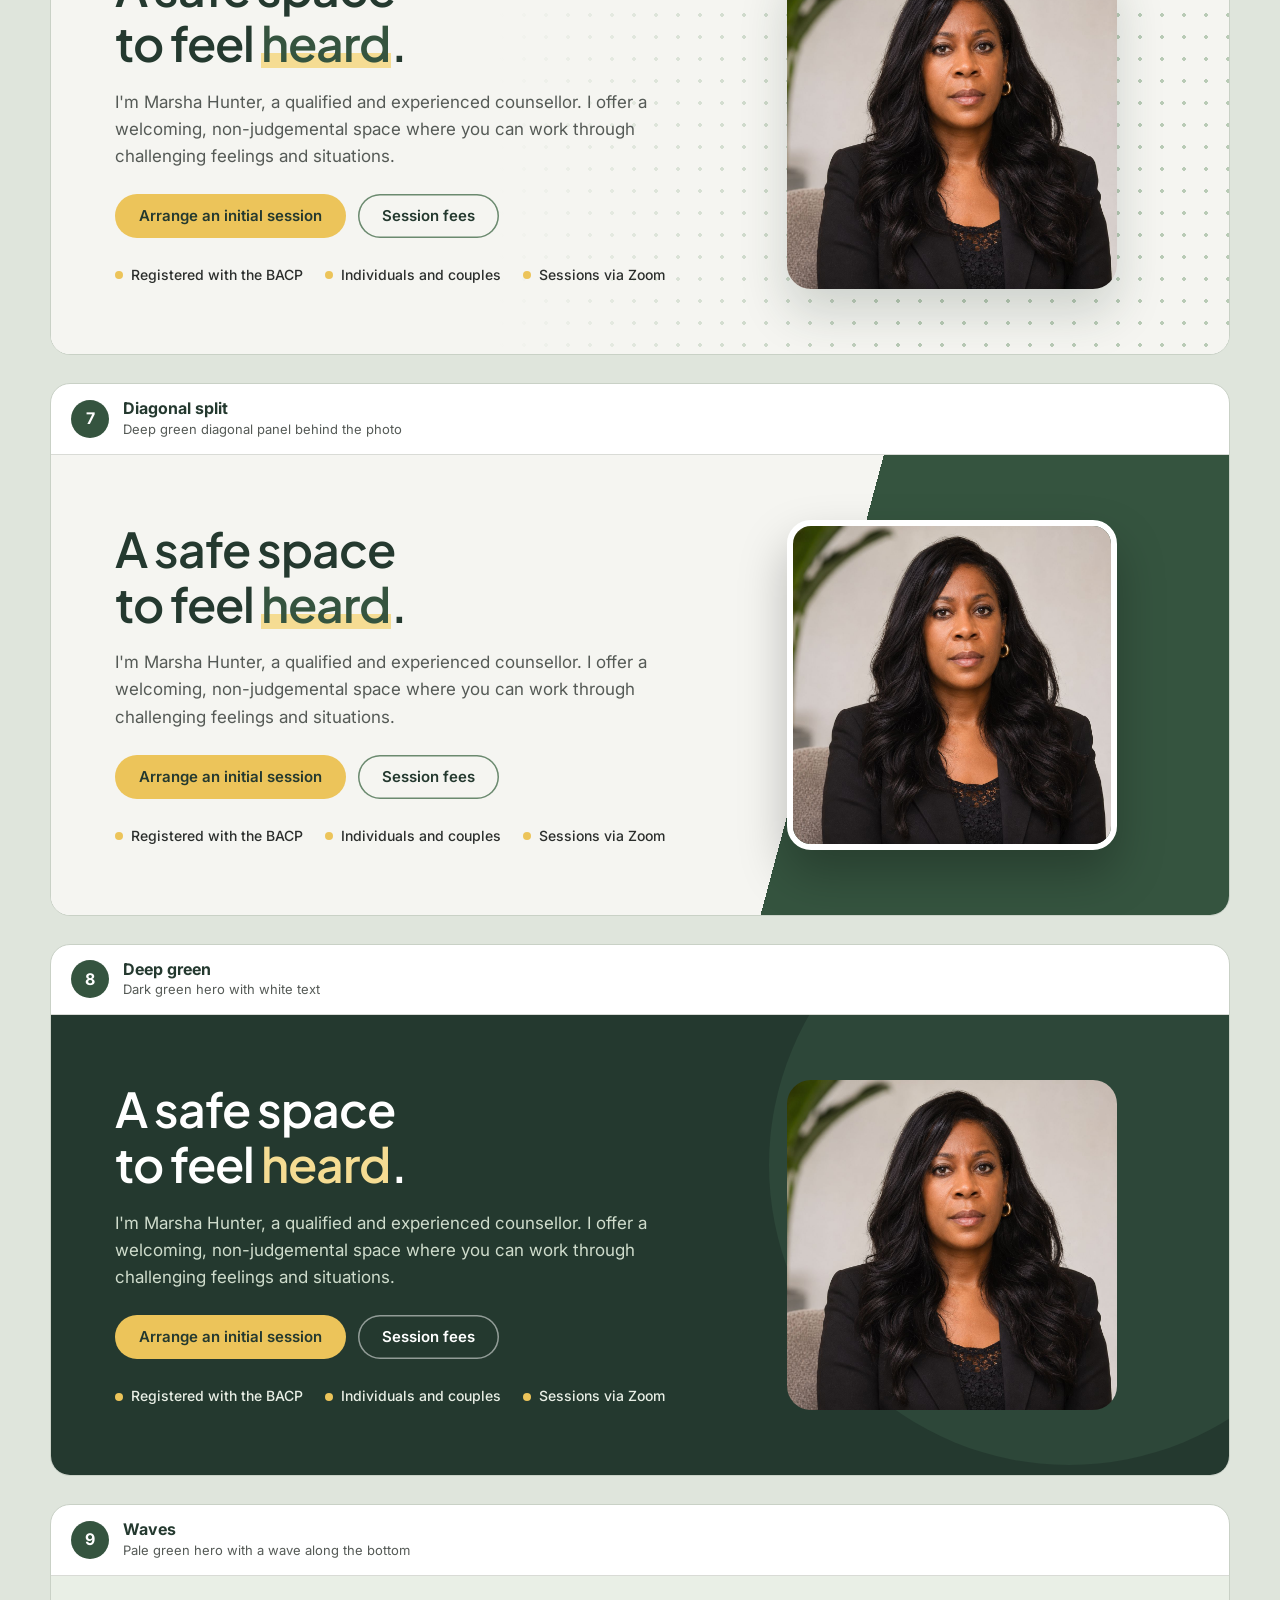
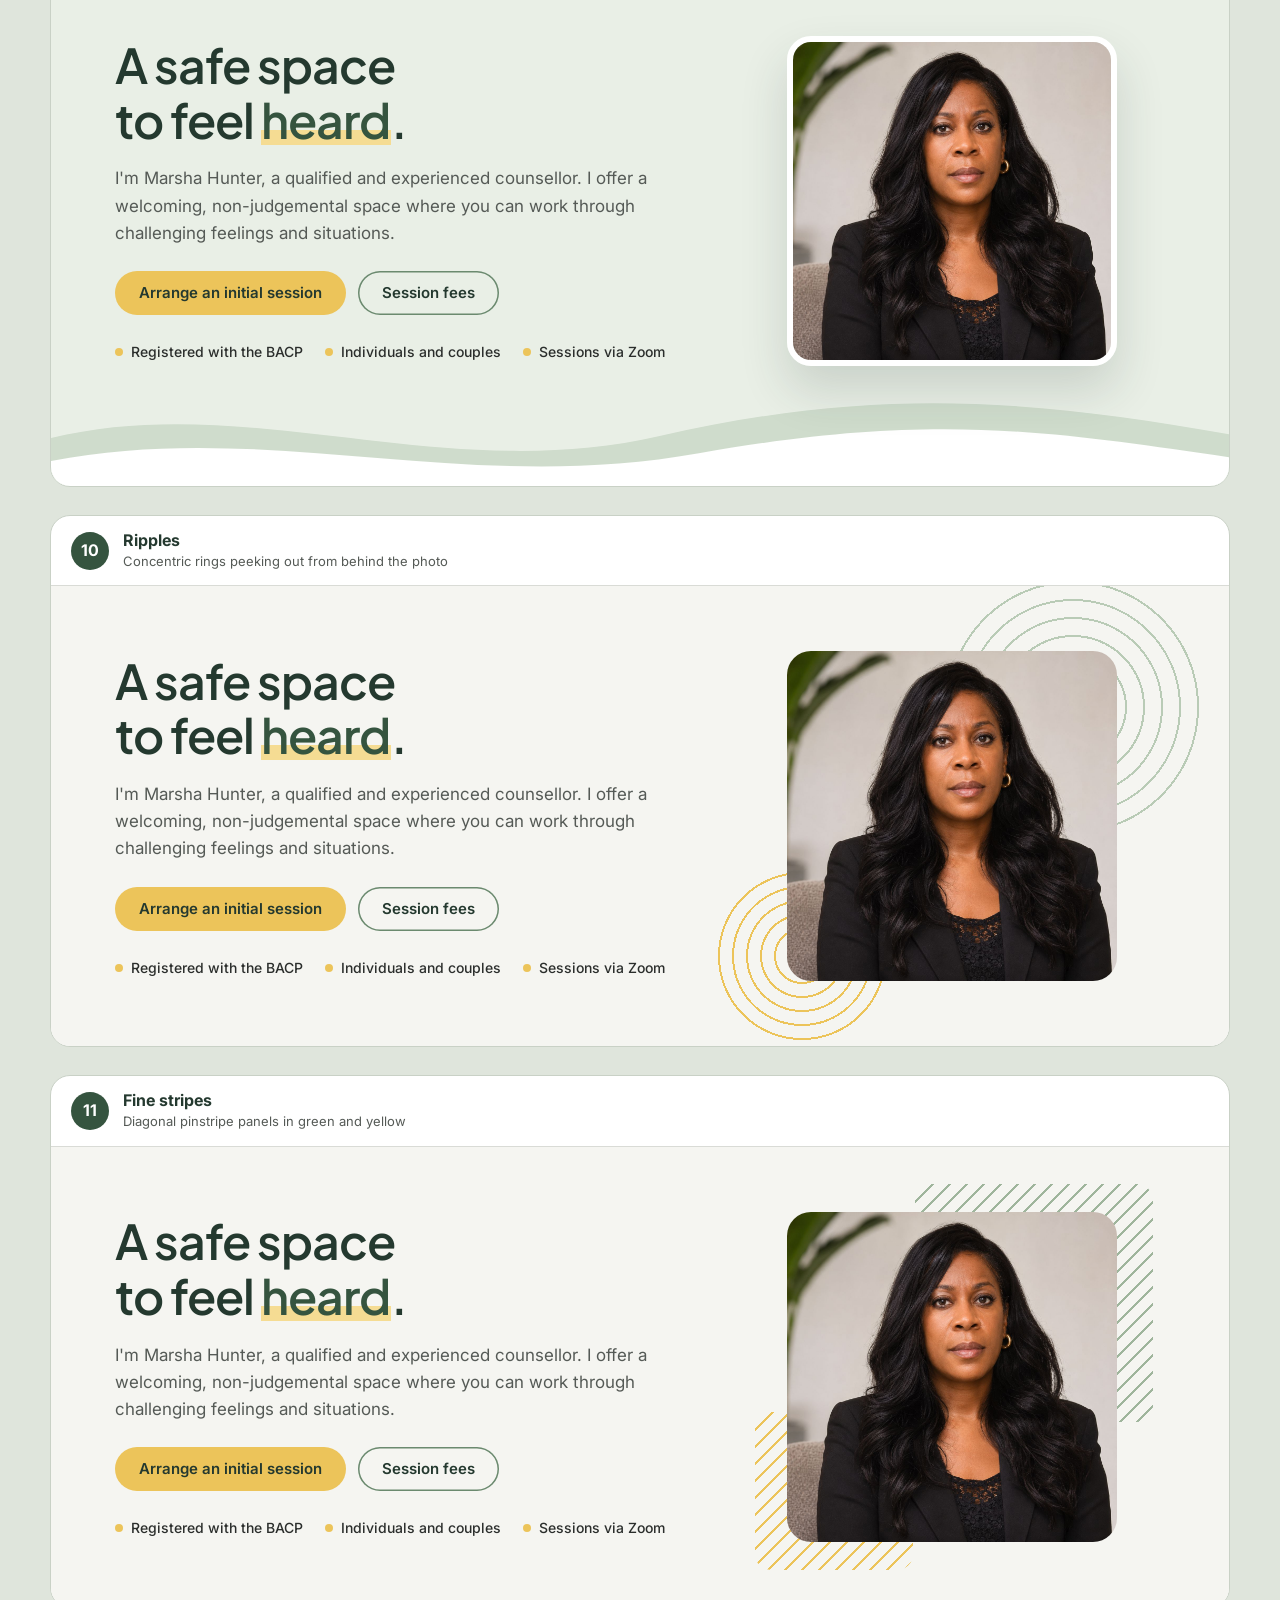
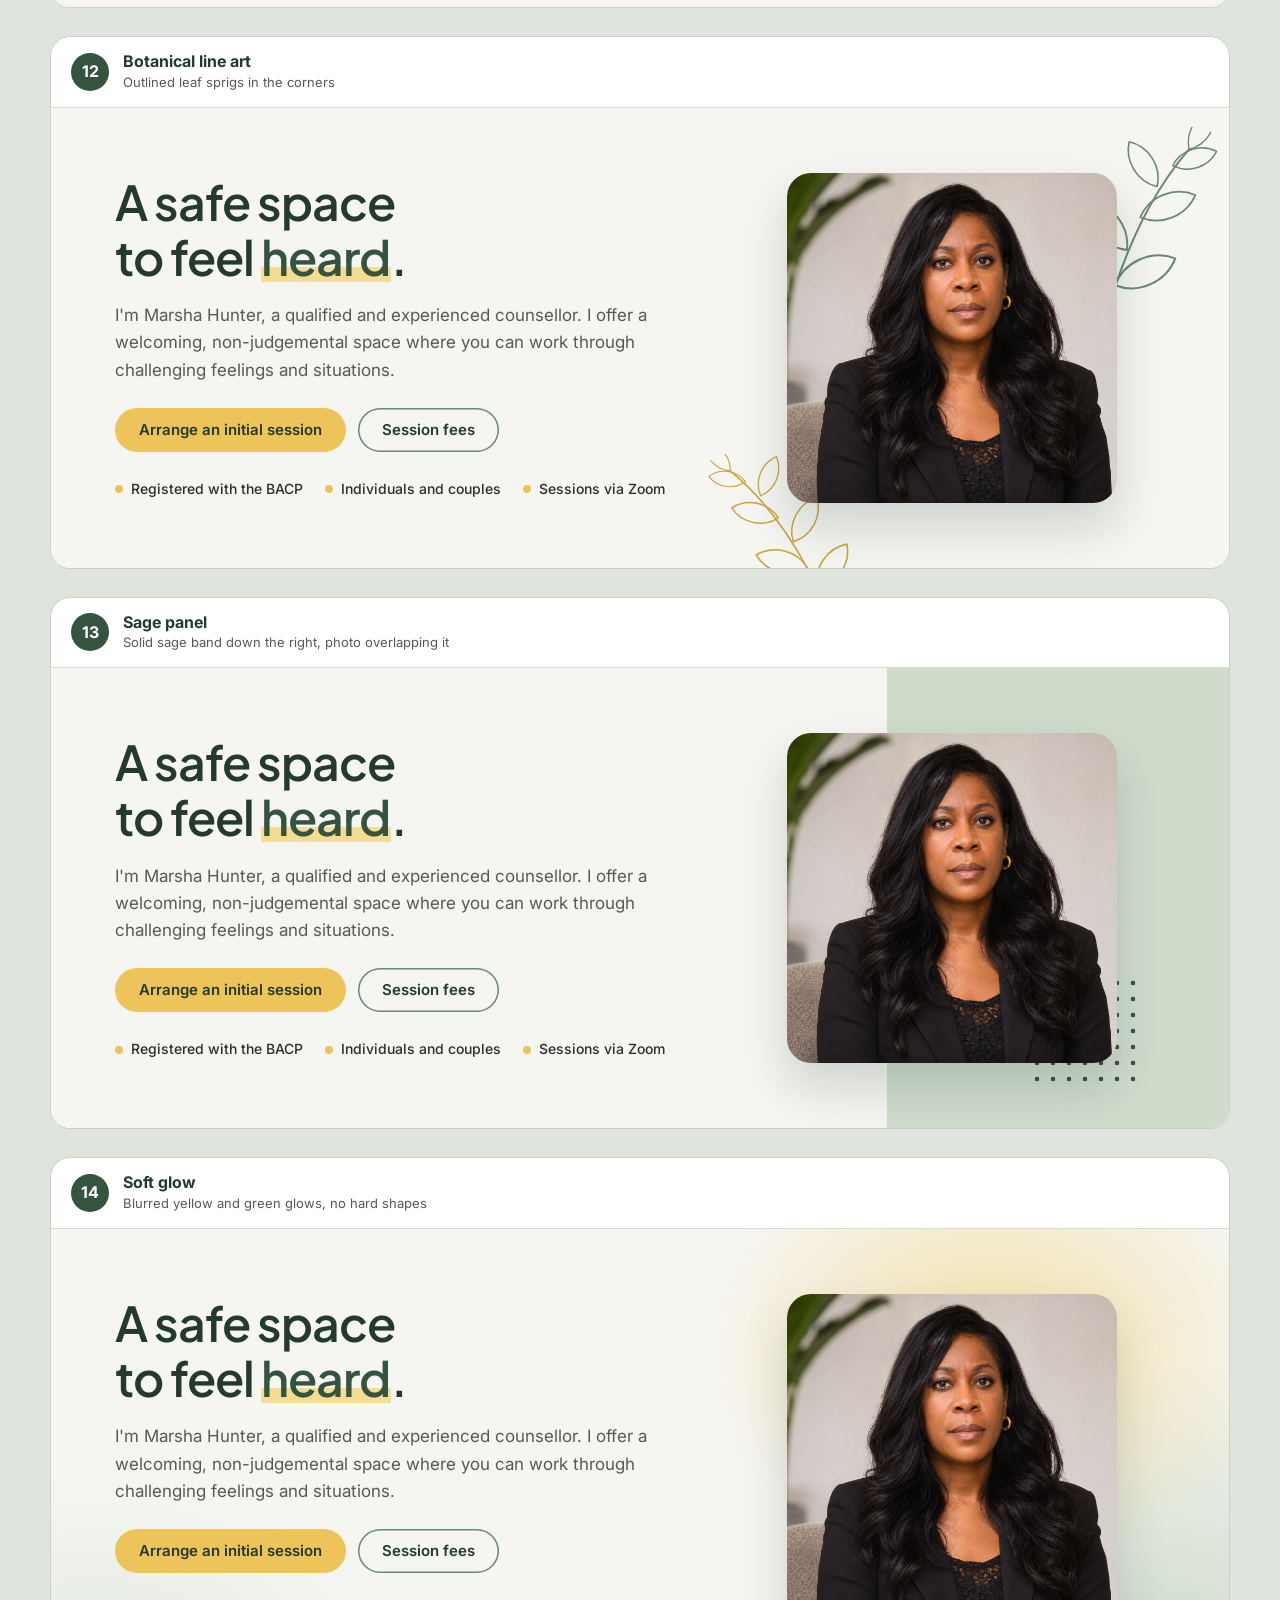
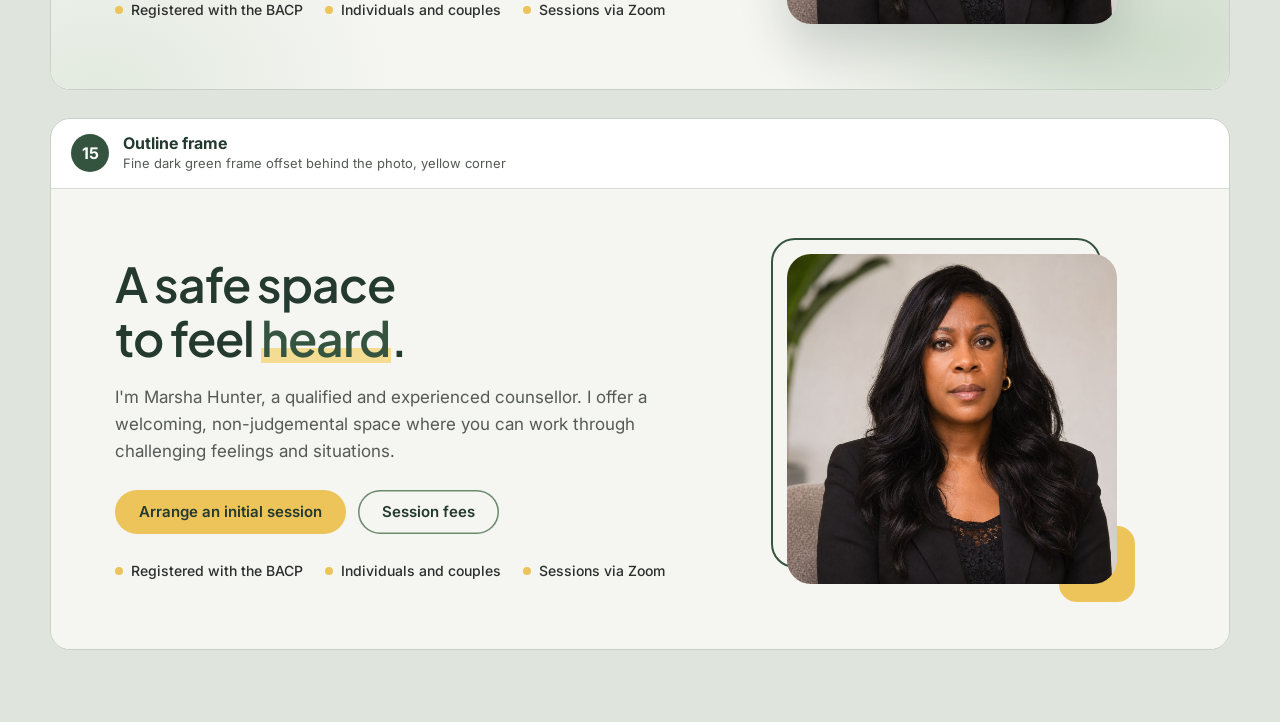
<file: hero-options.html>
<!doctype html>
<html lang="en-GB">
<head>
<meta charset="utf-8">
<meta name="viewport" content="width=device-width, initial-scale=1">
<title>Hero options — Marsha Hunter Counselling</title>
<link rel="stylesheet" href="https://fonts.googleapis.com/css2?family=Plus+Jakarta+Sans:wght@500;600;700&family=Inter:wght@400;500;600&display=swap">
<style>
*,*::before,*::after{box-sizing:border-box}
body{margin:0;background:#dfe5dc;color:#555a56;font:16px/1.6 "Inter",-apple-system,BlinkMacSystemFont,"Segoe UI",Helvetica,Arial,sans-serif}
.page{max-width:1220px;margin:0 auto;padding:40px 20px 72px}
.intro h1{margin:0 0 6px;font:700 28px/1.2 "Plus Jakarta Sans",sans-serif;color:#24392f}
.intro p{margin:0;max-width:62ch}
.opt{margin-top:28px;border-radius:20px;overflow:hidden;border:1px solid #c9d1c6;background:#fff}
.opt header{display:flex;align-items:center;gap:14px;padding:14px 20px;border-bottom:1px solid #d9dbd6}
.num{flex:none;width:38px;height:38px;border-radius:50%;background:#35543f;color:#fff;font-weight:700;display:grid;place-items:center}
.opt header strong{display:block;color:#24392f;line-height:1.3}
.opt header small{display:block;font-size:13px}

/* shared hero */
.h{position:relative;isolation:isolate;overflow:hidden;background:#f5f5f1;display:grid;grid-template-columns:1.15fr .85fr;gap:48px;align-items:center;padding:60px 64px;min-height:460px}
.h-text{position:relative;z-index:2}
.h h2{margin:0;font:600 48px/1.14 "Plus Jakarta Sans",sans-serif;letter-spacing:-.02em;color:#24392f}
.h h2 em{font-style:normal;color:#35543f;background:linear-gradient(transparent 68%,#f5dc93 68%,#f5dc93 92%,transparent 92%)}
.h p{margin:18px 0 0;font-size:17px;max-width:32em}
.btns{display:flex;flex-wrap:wrap;gap:12px;margin-top:24px}
.btn{font-weight:600;font-size:15px;line-height:1.2;padding:13px 24px;border-radius:999px;color:#24392f}
.btn.p{background:#ecc45a}
.btn.g{box-shadow:inset 0 0 0 1.5px #6b8a6f}
.h ul{display:flex;flex-wrap:wrap;gap:8px 22px;list-style:none;padding:0;margin:26px 0 0;font-size:14px;font-weight:500;color:#2b2e2c}
.h li{display:flex;align-items:center;gap:8px}
.h li::before{content:"";width:8px;height:8px;border-radius:50%;background:#ecc45a}
.h-art{position:relative;z-index:1;width:100%;max-width:330px;margin:0 auto}
.h-art img{position:relative;z-index:1;display:block;width:100%;aspect-ratio:1;object-fit:cover;border-radius:24px}
.d{position:absolute;pointer-events:none;z-index:0}
.sprig,.wave{position:absolute;pointer-events:none;z-index:0}

.v1 img,.v6 img,.v12 img,.v13 img,.v14 img{box-shadow:0 24px 48px rgba(36,57,47,.18)}

.v2 img{box-shadow:16px 16px 0 #f5dc93}

.v3 .h-art{max-width:300px}
.v3 img{aspect-ratio:4/5;border-radius:999px 999px 24px 24px}
.v3 .c{inset:0;transform:translate(16px,16px);border:2px solid #6b8a6f;border-radius:999px 999px 24px 24px}

.v4 img{border-radius:50%}
.v4 .c{inset:-18px;border:2px solid #b9cbb6;border-radius:50%}
.v4 .e{z-index:2;width:58px;height:58px;right:6px;top:6px;border-radius:50%;background:#ecc45a}

.v5 .c{inset:-36px -42px -32px -38px;background:#cfdccc;border-radius:58% 42% 55% 45% / 48% 58% 42% 52%}
.v5 .e{z-index:2;width:96px;height:92px;left:-46px;bottom:-22px;background:#f5dc93;border-radius:60% 40% 52% 48% / 50% 56% 44% 50%}

.v6{background-image:radial-gradient(#b9cbb6 1.6px,transparent 2.1px);background-size:22px 22px}
.v6 .a{inset:0;background:linear-gradient(90deg,#f5f5f1 38%,rgba(245,245,241,0) 72%)}

.v7{background:linear-gradient(105deg,#f5f5f1 0 64%,#35543f 64% 100%)}
.v7 img{border:6px solid #fff;box-shadow:0 24px 48px rgba(0,0,0,.25)}

.v8{background:#24392f}
.v8 h2{color:#fff}
.v8 h2 em{color:#f5dc93;background:none}
.v8 p{color:#cfdccc}
.v8 .btn.g{color:#fff;box-shadow:inset 0 0 0 1.5px rgba(255,255,255,.5)}
.v8 ul{color:#e9efe6}
.v8 .a{right:-140px;top:-150px;width:600px;height:600px;border-radius:50%;background:#2d4739}

.v9{background:#e9efe6;padding-bottom:120px}
.v9 .wave{left:0;bottom:0;width:100%;height:96px}
.v9 img{border:6px solid #fff;box-shadow:0 24px 48px rgba(36,57,47,.16)}

.v10 .c{width:280px;height:280px;right:-96px;top:-84px;border-radius:50%;background:repeating-radial-gradient(circle,transparent 0 16px,#b9cbb6 16px 18px)}
.v10 .e{width:170px;height:170px;left:-70px;bottom:-60px;border-radius:50%;background:repeating-radial-gradient(circle,transparent 0 12px,#ecc45a 12px 14px)}

.v11 .c{top:-28px;right:-36px;width:72%;height:72%;border-radius:16px;background:repeating-linear-gradient(135deg,#9fb59c 0 2px,transparent 2px 12px)}
.v11 .e{left:-32px;bottom:-28px;width:48%;height:48%;border-radius:16px;background:repeating-linear-gradient(135deg,#ecc45a 0 2px,transparent 2px 12px)}

.v12 .s1{right:14px;top:10px;width:150px;transform:rotate(14deg)}
.v12 .s2{left:57%;bottom:-70px;width:120px;transform:rotate(-24deg) scaleX(-1);stroke:#c9a53f}

.v13{background:linear-gradient(90deg,#f5f5f1 0 71%,#cfdccc 71% 100%)}
.v13 .c{right:-24px;bottom:-24px;width:112px;height:112px;background-image:radial-gradient(#35543f 2px,transparent 2.6px);background-size:16px 16px}

.v14{background:radial-gradient(420px 320px at 80% 26%,rgba(245,220,147,.75),transparent 70%),radial-gradient(540px 400px at 94% 90%,#cfdccc,transparent 70%),radial-gradient(420px 300px at 4% 100%,#e2eadf,transparent 70%),#f5f5f1}

.v15 .c{inset:0;transform:translate(-16px,-16px);border:2px solid #35543f;border-radius:24px}
.v15 .e{right:-18px;bottom:-18px;width:76px;height:76px;border-radius:18px;background:#ecc45a}

@media (max-width:820px){
  .h{grid-template-columns:1fr;padding:40px 24px;gap:44px}
  .h h2{font-size:36px}
  .v7{background:linear-gradient(170deg,#f5f5f1 0 62%,#35543f 62% 100%)}
  .v13{background:linear-gradient(180deg,#f5f5f1 0 66%,#cfdccc 66% 100%)}
  .v6 .a{background:linear-gradient(180deg,#f5f5f1 40%,rgba(245,245,241,0) 75%)}
}
</style>
</head>
<body>
<div class="page">
  <div class="intro">
    <h1>Hero options for Marsha Hunter Counselling</h1>
    <p>Fifteen ways to dress the top of the page, each shown with the real headline, photo and colours. Pick a number, or mix two (for example "3 with the background from 14").</p>
  </div>
<article class="opt">
  <header><span class="num">1</span><div><strong>Clean and simple</strong><small>No decoration, just a soft shadow under the photo</small></div></header>
  <div class="h v1">
    <span class="d a"></span><span class="d b"></span>
    <div class="h-text">
      <h2>A safe space<br>to feel <em>heard</em>.</h2>
      <p>I'm Marsha Hunter, a qualified and experienced counsellor. I offer a welcoming, non-judgemental space where you can work through challenging feelings and situations.</p>
      <div class="btns"><span class="btn p">Arrange an initial session</span><span class="btn g">Session fees</span></div>
      <ul><li>Registered with the BACP</li><li>Individuals and couples</li><li>Sessions via Zoom</li></ul>
    </div>
    <div class="h-art"><span class="d c"></span><span class="d e"></span><img src="theme/images/marsha-hunter.jpg" alt=""></div>
  </div>
</article>
<article class="opt">
  <header><span class="num">2</span><div><strong>Yellow block</strong><small>Solid yellow block offset behind the photo</small></div></header>
  <div class="h v2">
    <span class="d a"></span><span class="d b"></span>
    <div class="h-text">
      <h2>A safe space<br>to feel <em>heard</em>.</h2>
      <p>I'm Marsha Hunter, a qualified and experienced counsellor. I offer a welcoming, non-judgemental space where you can work through challenging feelings and situations.</p>
      <div class="btns"><span class="btn p">Arrange an initial session</span><span class="btn g">Session fees</span></div>
      <ul><li>Registered with the BACP</li><li>Individuals and couples</li><li>Sessions via Zoom</li></ul>
    </div>
    <div class="h-art"><span class="d c"></span><span class="d e"></span><img src="theme/images/marsha-hunter.jpg" alt=""></div>
  </div>
</article>
<article class="opt">
  <header><span class="num">3</span><div><strong>Arch</strong><small>Photo in an arch shape with a fine green outline</small></div></header>
  <div class="h v3">
    <span class="d a"></span><span class="d b"></span>
    <div class="h-text">
      <h2>A safe space<br>to feel <em>heard</em>.</h2>
      <p>I'm Marsha Hunter, a qualified and experienced counsellor. I offer a welcoming, non-judgemental space where you can work through challenging feelings and situations.</p>
      <div class="btns"><span class="btn p">Arrange an initial session</span><span class="btn g">Session fees</span></div>
      <ul><li>Registered with the BACP</li><li>Individuals and couples</li><li>Sessions via Zoom</li></ul>
    </div>
    <div class="h-art"><span class="d c"></span><span class="d e"></span><img src="theme/images/marsha-hunter.jpg" alt=""></div>
  </div>
</article>
<article class="opt">
  <header><span class="num">4</span><div><strong>Circle</strong><small>Round photo with a thin ring and a yellow dot</small></div></header>
  <div class="h v4">
    <span class="d a"></span><span class="d b"></span>
    <div class="h-text">
      <h2>A safe space<br>to feel <em>heard</em>.</h2>
      <p>I'm Marsha Hunter, a qualified and experienced counsellor. I offer a welcoming, non-judgemental space where you can work through challenging feelings and situations.</p>
      <div class="btns"><span class="btn p">Arrange an initial session</span><span class="btn g">Session fees</span></div>
      <ul><li>Registered with the BACP</li><li>Individuals and couples</li><li>Sessions via Zoom</li></ul>
    </div>
    <div class="h-art"><span class="d c"></span><span class="d e"></span><img src="theme/images/marsha-hunter.jpg" alt=""></div>
  </div>
</article>
<article class="opt">
  <header><span class="num">5</span><div><strong>Soft blobs</strong><small>Organic green and yellow shapes behind the photo</small></div></header>
  <div class="h v5">
    <span class="d a"></span><span class="d b"></span>
    <div class="h-text">
      <h2>A safe space<br>to feel <em>heard</em>.</h2>
      <p>I'm Marsha Hunter, a qualified and experienced counsellor. I offer a welcoming, non-judgemental space where you can work through challenging feelings and situations.</p>
      <div class="btns"><span class="btn p">Arrange an initial session</span><span class="btn g">Session fees</span></div>
      <ul><li>Registered with the BACP</li><li>Individuals and couples</li><li>Sessions via Zoom</li></ul>
    </div>
    <div class="h-art"><span class="d c"></span><span class="d e"></span><img src="theme/images/marsha-hunter.jpg" alt=""></div>
  </div>
</article>
<article class="opt">
  <header><span class="num">6</span><div><strong>Dotted background</strong><small>Fine dot pattern across the right-hand side</small></div></header>
  <div class="h v6">
    <span class="d a"></span><span class="d b"></span>
    <div class="h-text">
      <h2>A safe space<br>to feel <em>heard</em>.</h2>
      <p>I'm Marsha Hunter, a qualified and experienced counsellor. I offer a welcoming, non-judgemental space where you can work through challenging feelings and situations.</p>
      <div class="btns"><span class="btn p">Arrange an initial session</span><span class="btn g">Session fees</span></div>
      <ul><li>Registered with the BACP</li><li>Individuals and couples</li><li>Sessions via Zoom</li></ul>
    </div>
    <div class="h-art"><span class="d c"></span><span class="d e"></span><img src="theme/images/marsha-hunter.jpg" alt=""></div>
  </div>
</article>
<article class="opt">
  <header><span class="num">7</span><div><strong>Diagonal split</strong><small>Deep green diagonal panel behind the photo</small></div></header>
  <div class="h v7">
    <span class="d a"></span><span class="d b"></span>
    <div class="h-text">
      <h2>A safe space<br>to feel <em>heard</em>.</h2>
      <p>I'm Marsha Hunter, a qualified and experienced counsellor. I offer a welcoming, non-judgemental space where you can work through challenging feelings and situations.</p>
      <div class="btns"><span class="btn p">Arrange an initial session</span><span class="btn g">Session fees</span></div>
      <ul><li>Registered with the BACP</li><li>Individuals and couples</li><li>Sessions via Zoom</li></ul>
    </div>
    <div class="h-art"><span class="d c"></span><span class="d e"></span><img src="theme/images/marsha-hunter.jpg" alt=""></div>
  </div>
</article>
<article class="opt">
  <header><span class="num">8</span><div><strong>Deep green</strong><small>Dark green hero with white text</small></div></header>
  <div class="h v8">
    <span class="d a"></span><span class="d b"></span>
    <div class="h-text">
      <h2>A safe space<br>to feel <em>heard</em>.</h2>
      <p>I'm Marsha Hunter, a qualified and experienced counsellor. I offer a welcoming, non-judgemental space where you can work through challenging feelings and situations.</p>
      <div class="btns"><span class="btn p">Arrange an initial session</span><span class="btn g">Session fees</span></div>
      <ul><li>Registered with the BACP</li><li>Individuals and couples</li><li>Sessions via Zoom</li></ul>
    </div>
    <div class="h-art"><span class="d c"></span><span class="d e"></span><img src="theme/images/marsha-hunter.jpg" alt=""></div>
  </div>
</article>
<article class="opt">
  <header><span class="num">9</span><div><strong>Waves</strong><small>Pale green hero with a wave along the bottom</small></div></header>
  <div class="h v9">
    <span class="d a"></span><span class="d b"></span><svg class="wave" viewBox="0 0 1200 100" preserveAspectRatio="none"><path d="M0 50 C 200 0, 400 100, 620 48 S 1000 10, 1200 46 V100 H0 Z" fill="#cfdccc"/><path d="M0 74 C 220 30, 420 110, 660 66 S 1020 44, 1200 70 V100 H0 Z" fill="#ffffff"/></svg>
    <div class="h-text">
      <h2>A safe space<br>to feel <em>heard</em>.</h2>
      <p>I'm Marsha Hunter, a qualified and experienced counsellor. I offer a welcoming, non-judgemental space where you can work through challenging feelings and situations.</p>
      <div class="btns"><span class="btn p">Arrange an initial session</span><span class="btn g">Session fees</span></div>
      <ul><li>Registered with the BACP</li><li>Individuals and couples</li><li>Sessions via Zoom</li></ul>
    </div>
    <div class="h-art"><span class="d c"></span><span class="d e"></span><img src="theme/images/marsha-hunter.jpg" alt=""></div>
  </div>
</article>
<article class="opt">
  <header><span class="num">10</span><div><strong>Ripples</strong><small>Concentric rings peeking out from behind the photo</small></div></header>
  <div class="h v10">
    <span class="d a"></span><span class="d b"></span>
    <div class="h-text">
      <h2>A safe space<br>to feel <em>heard</em>.</h2>
      <p>I'm Marsha Hunter, a qualified and experienced counsellor. I offer a welcoming, non-judgemental space where you can work through challenging feelings and situations.</p>
      <div class="btns"><span class="btn p">Arrange an initial session</span><span class="btn g">Session fees</span></div>
      <ul><li>Registered with the BACP</li><li>Individuals and couples</li><li>Sessions via Zoom</li></ul>
    </div>
    <div class="h-art"><span class="d c"></span><span class="d e"></span><img src="theme/images/marsha-hunter.jpg" alt=""></div>
  </div>
</article>
<article class="opt">
  <header><span class="num">11</span><div><strong>Fine stripes</strong><small>Diagonal pinstripe panels in green and yellow</small></div></header>
  <div class="h v11">
    <span class="d a"></span><span class="d b"></span>
    <div class="h-text">
      <h2>A safe space<br>to feel <em>heard</em>.</h2>
      <p>I'm Marsha Hunter, a qualified and experienced counsellor. I offer a welcoming, non-judgemental space where you can work through challenging feelings and situations.</p>
      <div class="btns"><span class="btn p">Arrange an initial session</span><span class="btn g">Session fees</span></div>
      <ul><li>Registered with the BACP</li><li>Individuals and couples</li><li>Sessions via Zoom</li></ul>
    </div>
    <div class="h-art"><span class="d c"></span><span class="d e"></span><img src="theme/images/marsha-hunter.jpg" alt=""></div>
  </div>
</article>
<article class="opt">
  <header><span class="num">12</span><div><strong>Botanical line art</strong><small>Outlined leaf sprigs in the corners</small></div></header>
  <div class="h v12">
    <span class="d a"></span><span class="d b"></span><svg class="sprig s1" viewBox="0 0 150 250" fill="none" stroke="#6b8a6f" stroke-width="2" stroke-linecap="round" stroke-linejoin="round"><path d="M60 240 C 58 160, 68 85, 100 22"/><path d="M0 0 C -18 -18, -18 -48, 0 -66 C 18 -48, 18 -18, 0 0 Z" transform="translate(60 200) rotate(-58) scale(1)"/><path d="M0 0 C -18 -18, -18 -48, 0 -66 C 18 -48, 18 -18, 0 0 Z" transform="translate(61 172) rotate(52) scale(1)"/><path d="M0 0 C -18 -18, -18 -48, 0 -66 C 18 -48, 18 -18, 0 0 Z" transform="translate(64 135) rotate(-52) scale(0.95)"/><path d="M0 0 C -18 -18, -18 -48, 0 -66 C 18 -48, 18 -18, 0 0 Z" transform="translate(69 100) rotate(54) scale(0.9)"/><path d="M0 0 C -18 -18, -18 -48, 0 -66 C 18 -48, 18 -18, 0 0 Z" transform="translate(78 66) rotate(-46) scale(0.8)"/><path d="M0 0 C -18 -18, -18 -48, 0 -66 C 18 -48, 18 -18, 0 0 Z" transform="translate(88 42) rotate(58) scale(0.7)"/><path d="M0 0 C -18 -18, -18 -48, 0 -66 C 18 -48, 18 -18, 0 0 Z" transform="translate(100 22) rotate(18) scale(0.7)"/></svg><svg class="sprig s2" viewBox="0 0 150 250" fill="none" stroke="#6b8a6f" stroke-width="2" stroke-linecap="round" stroke-linejoin="round"><path d="M60 240 C 58 160, 68 85, 100 22"/><path d="M0 0 C -18 -18, -18 -48, 0 -66 C 18 -48, 18 -18, 0 0 Z" transform="translate(60 200) rotate(-58) scale(1)"/><path d="M0 0 C -18 -18, -18 -48, 0 -66 C 18 -48, 18 -18, 0 0 Z" transform="translate(61 172) rotate(52) scale(1)"/><path d="M0 0 C -18 -18, -18 -48, 0 -66 C 18 -48, 18 -18, 0 0 Z" transform="translate(64 135) rotate(-52) scale(0.95)"/><path d="M0 0 C -18 -18, -18 -48, 0 -66 C 18 -48, 18 -18, 0 0 Z" transform="translate(69 100) rotate(54) scale(0.9)"/><path d="M0 0 C -18 -18, -18 -48, 0 -66 C 18 -48, 18 -18, 0 0 Z" transform="translate(78 66) rotate(-46) scale(0.8)"/><path d="M0 0 C -18 -18, -18 -48, 0 -66 C 18 -48, 18 -18, 0 0 Z" transform="translate(88 42) rotate(58) scale(0.7)"/><path d="M0 0 C -18 -18, -18 -48, 0 -66 C 18 -48, 18 -18, 0 0 Z" transform="translate(100 22) rotate(18) scale(0.7)"/></svg>
    <div class="h-text">
      <h2>A safe space<br>to feel <em>heard</em>.</h2>
      <p>I'm Marsha Hunter, a qualified and experienced counsellor. I offer a welcoming, non-judgemental space where you can work through challenging feelings and situations.</p>
      <div class="btns"><span class="btn p">Arrange an initial session</span><span class="btn g">Session fees</span></div>
      <ul><li>Registered with the BACP</li><li>Individuals and couples</li><li>Sessions via Zoom</li></ul>
    </div>
    <div class="h-art"><span class="d c"></span><span class="d e"></span><img src="theme/images/marsha-hunter.jpg" alt=""></div>
  </div>
</article>
<article class="opt">
  <header><span class="num">13</span><div><strong>Sage panel</strong><small>Solid sage band down the right, photo overlapping it</small></div></header>
  <div class="h v13">
    <span class="d a"></span><span class="d b"></span>
    <div class="h-text">
      <h2>A safe space<br>to feel <em>heard</em>.</h2>
      <p>I'm Marsha Hunter, a qualified and experienced counsellor. I offer a welcoming, non-judgemental space where you can work through challenging feelings and situations.</p>
      <div class="btns"><span class="btn p">Arrange an initial session</span><span class="btn g">Session fees</span></div>
      <ul><li>Registered with the BACP</li><li>Individuals and couples</li><li>Sessions via Zoom</li></ul>
    </div>
    <div class="h-art"><span class="d c"></span><span class="d e"></span><img src="theme/images/marsha-hunter.jpg" alt=""></div>
  </div>
</article>
<article class="opt">
  <header><span class="num">14</span><div><strong>Soft glow</strong><small>Blurred yellow and green glows, no hard shapes</small></div></header>
  <div class="h v14">
    <span class="d a"></span><span class="d b"></span>
    <div class="h-text">
      <h2>A safe space<br>to feel <em>heard</em>.</h2>
      <p>I'm Marsha Hunter, a qualified and experienced counsellor. I offer a welcoming, non-judgemental space where you can work through challenging feelings and situations.</p>
      <div class="btns"><span class="btn p">Arrange an initial session</span><span class="btn g">Session fees</span></div>
      <ul><li>Registered with the BACP</li><li>Individuals and couples</li><li>Sessions via Zoom</li></ul>
    </div>
    <div class="h-art"><span class="d c"></span><span class="d e"></span><img src="theme/images/marsha-hunter.jpg" alt=""></div>
  </div>
</article>
<article class="opt">
  <header><span class="num">15</span><div><strong>Outline frame</strong><small>Fine dark green frame offset behind the photo, yellow corner</small></div></header>
  <div class="h v15">
    <span class="d a"></span><span class="d b"></span>
    <div class="h-text">
      <h2>A safe space<br>to feel <em>heard</em>.</h2>
      <p>I'm Marsha Hunter, a qualified and experienced counsellor. I offer a welcoming, non-judgemental space where you can work through challenging feelings and situations.</p>
      <div class="btns"><span class="btn p">Arrange an initial session</span><span class="btn g">Session fees</span></div>
      <ul><li>Registered with the BACP</li><li>Individuals and couples</li><li>Sessions via Zoom</li></ul>
    </div>
    <div class="h-art"><span class="d c"></span><span class="d e"></span><img src="theme/images/marsha-hunter.jpg" alt=""></div>
  </div>
</article>
</div>
</body>
</html>
</file>
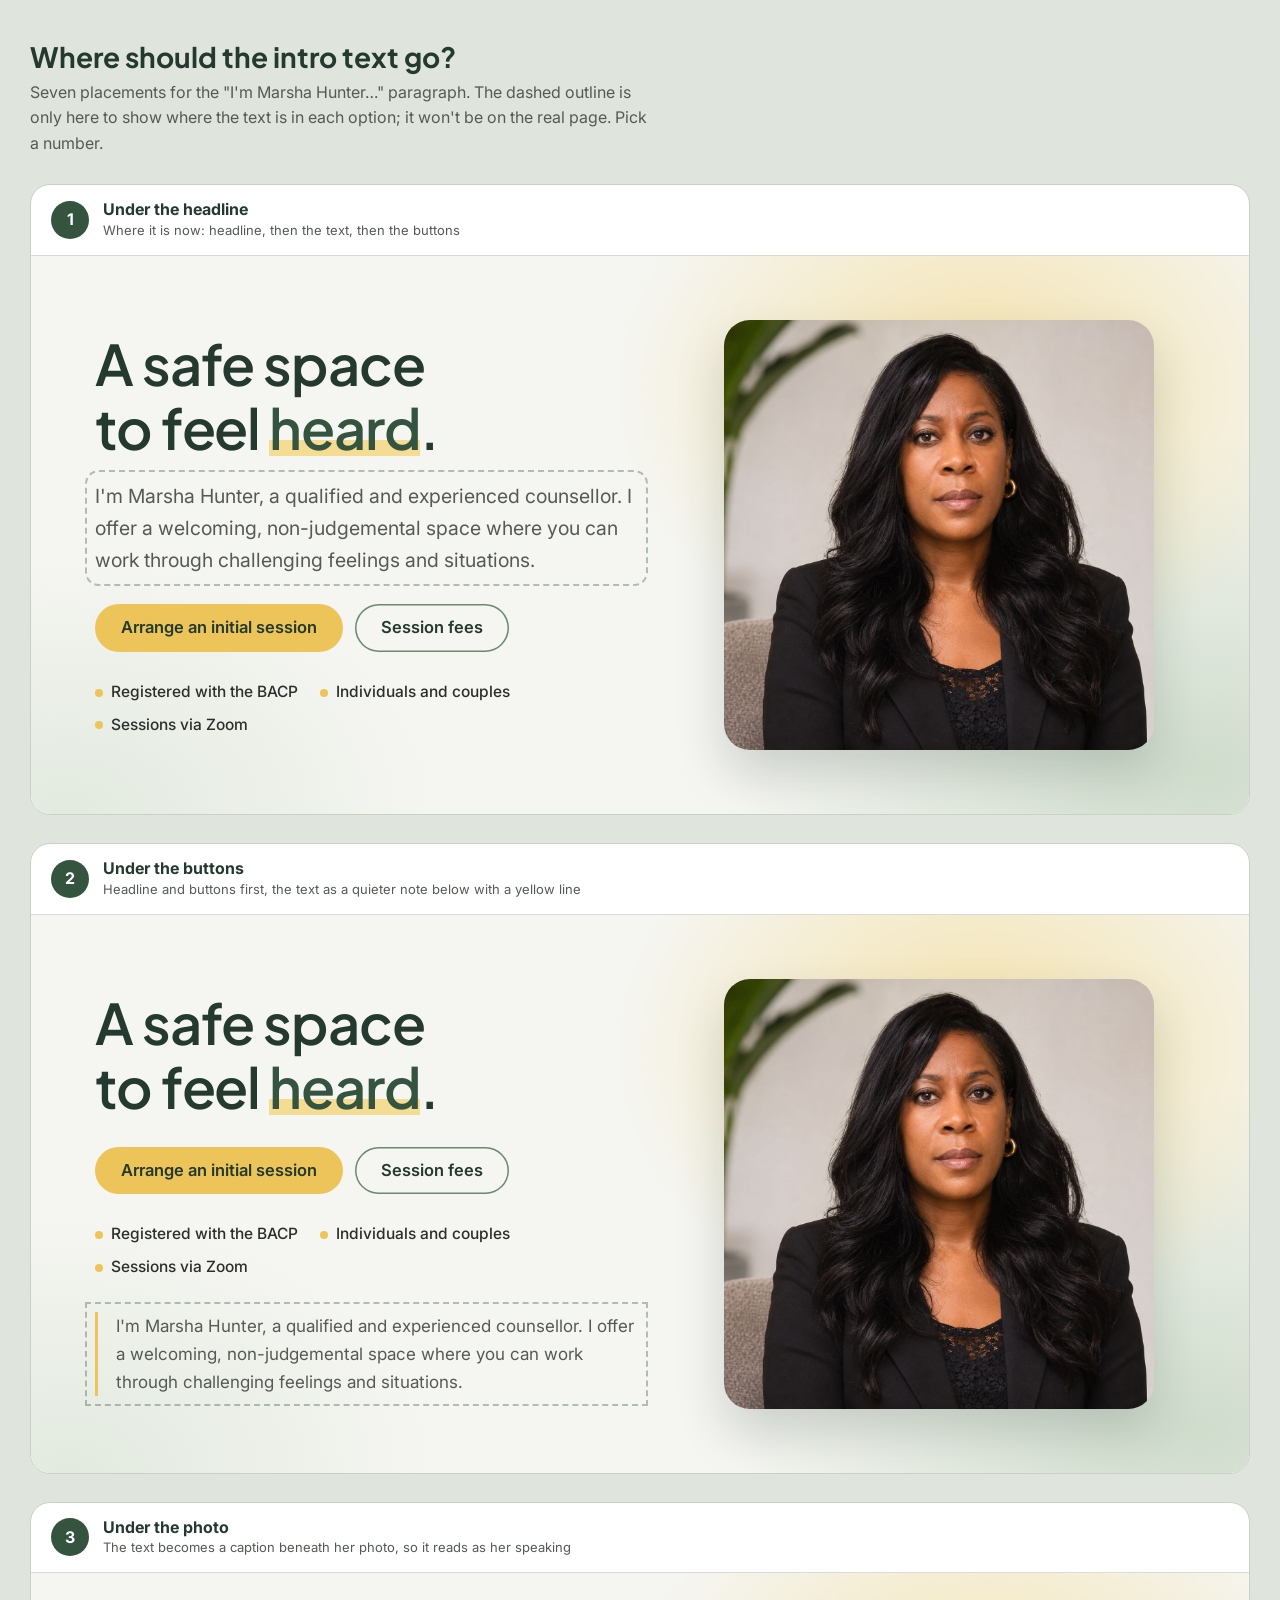
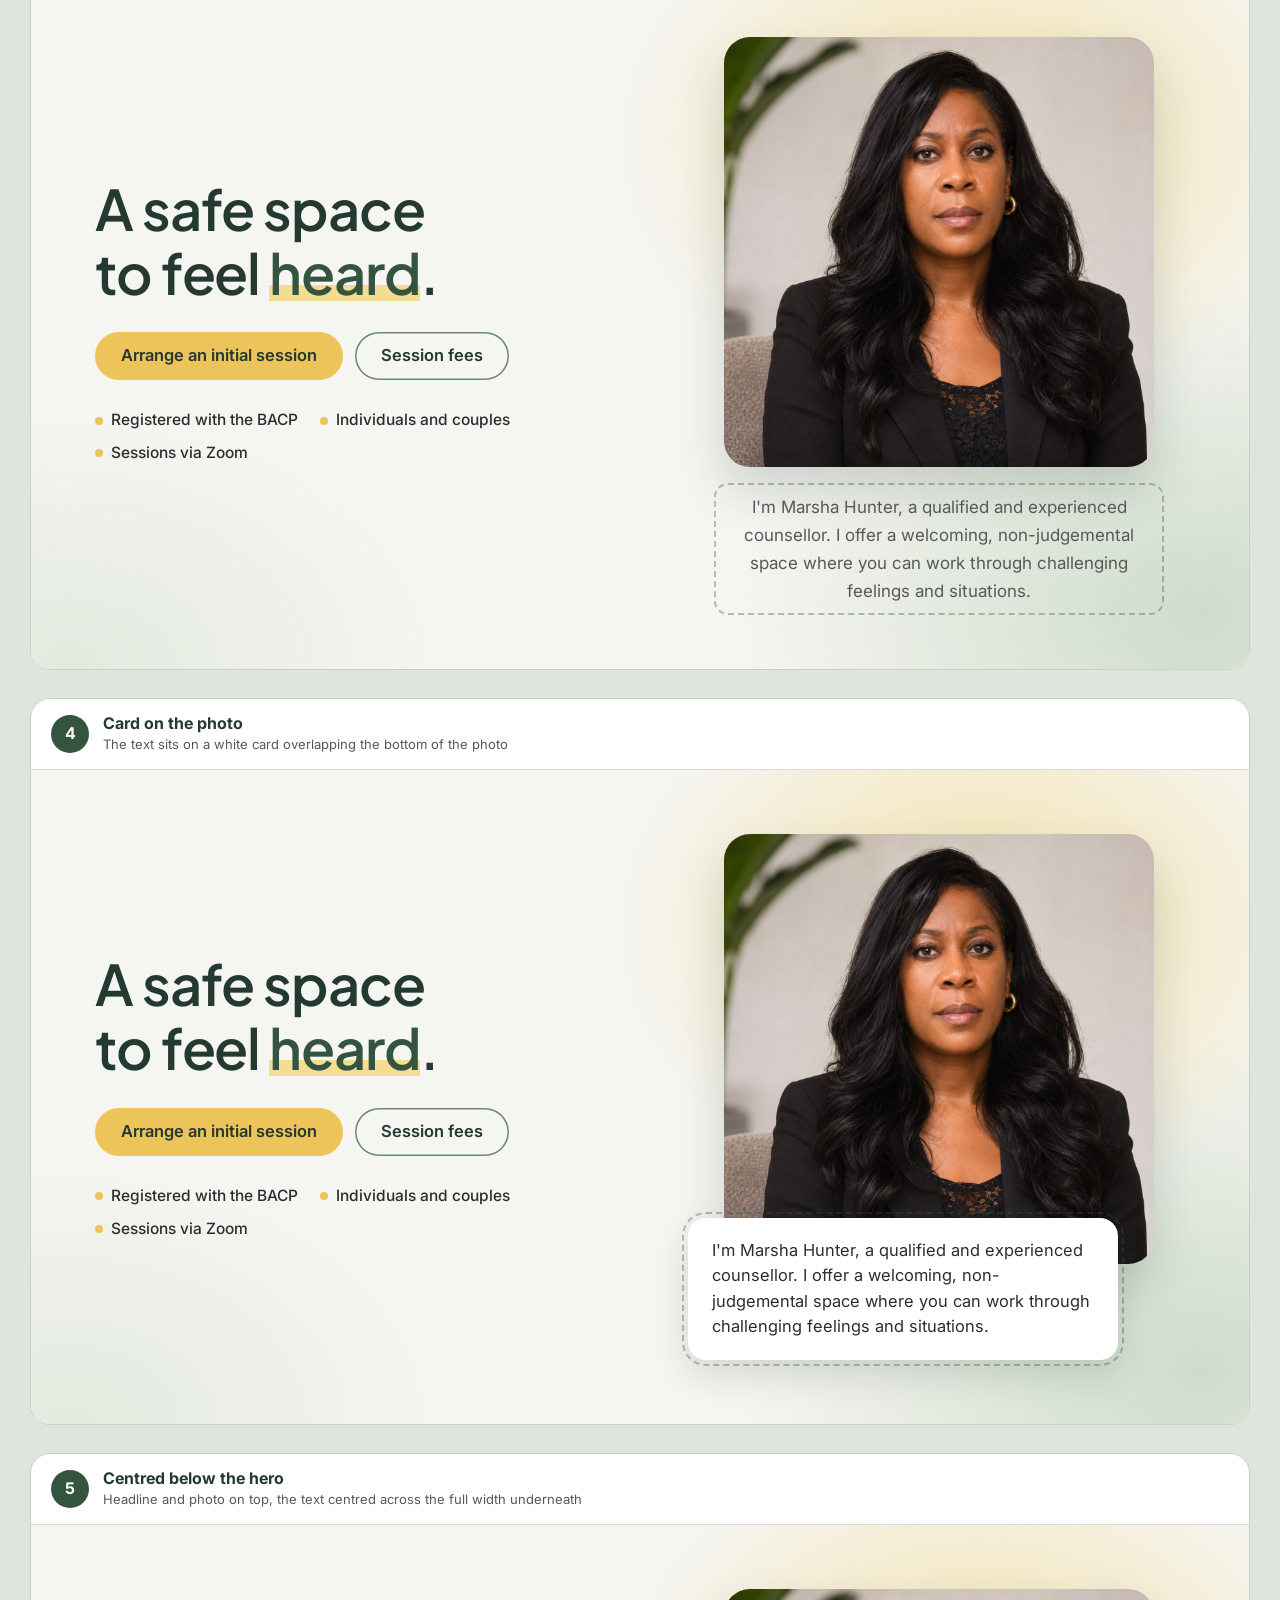
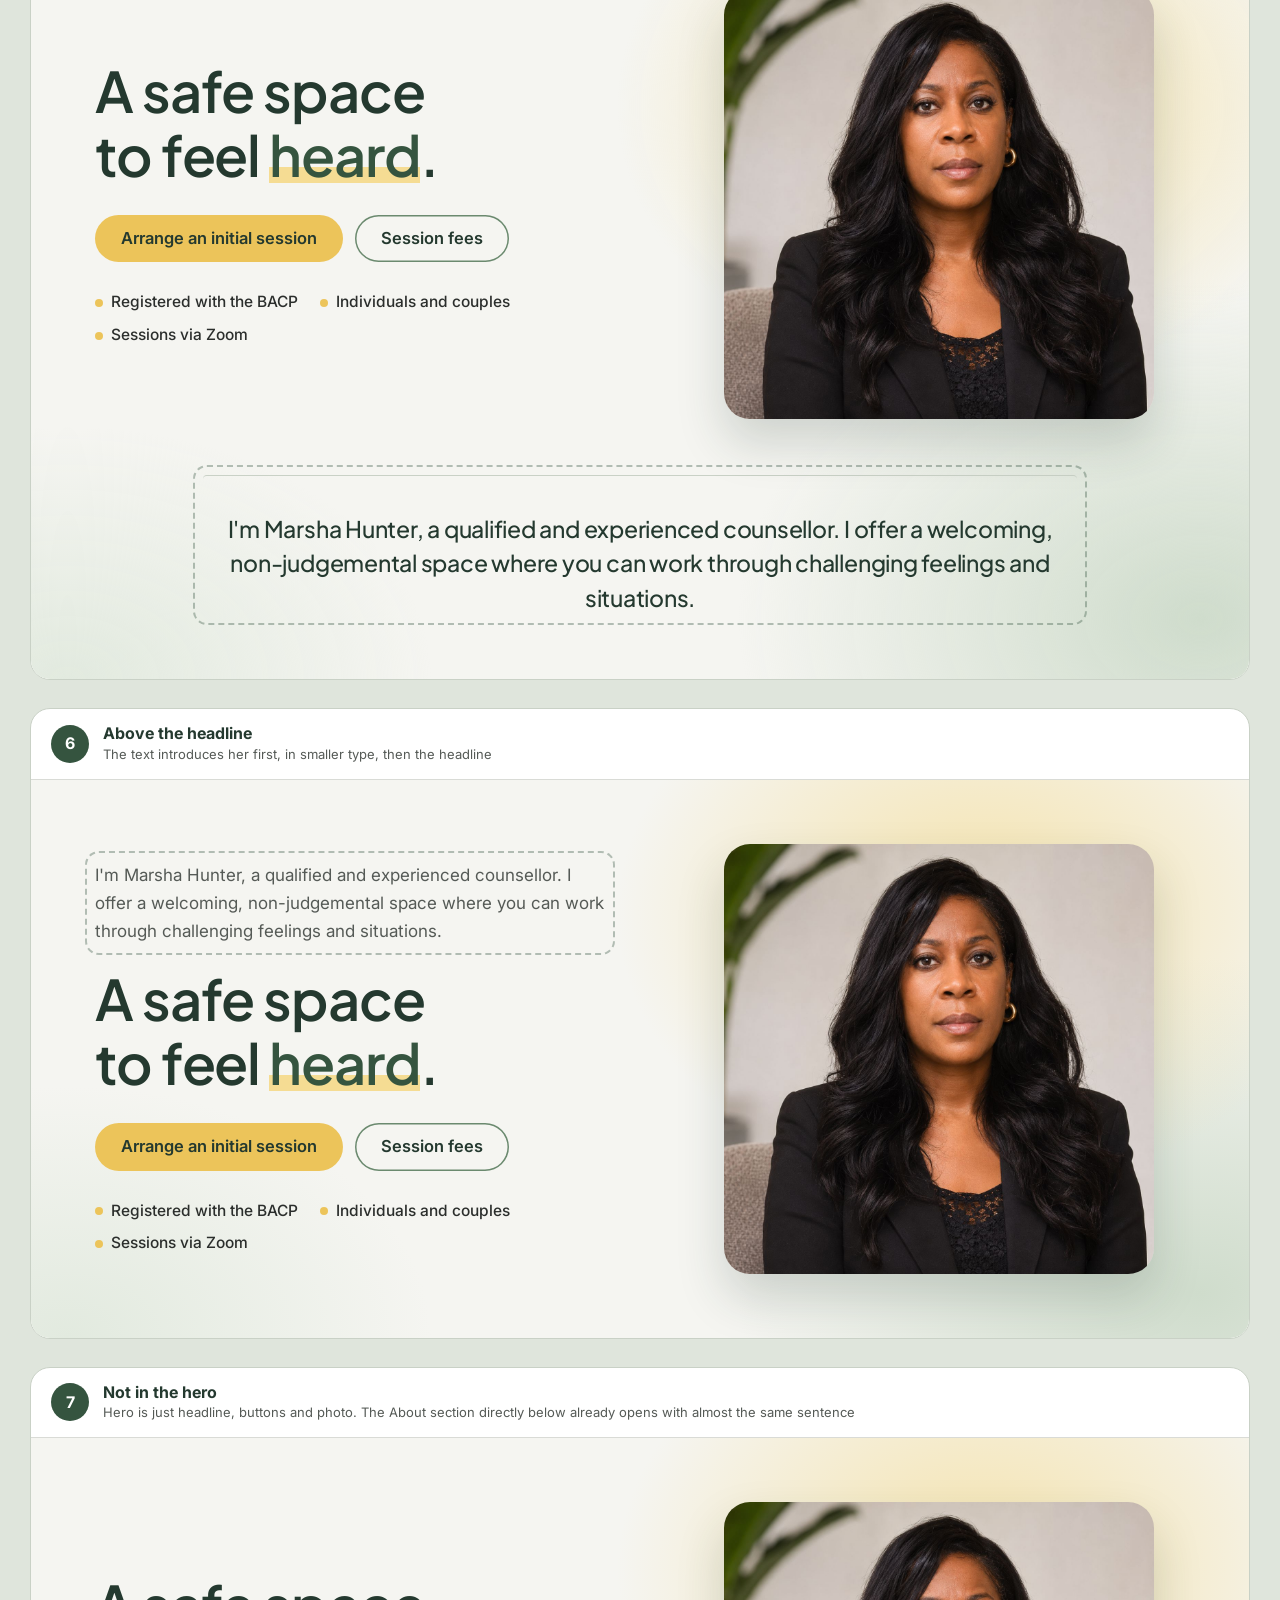
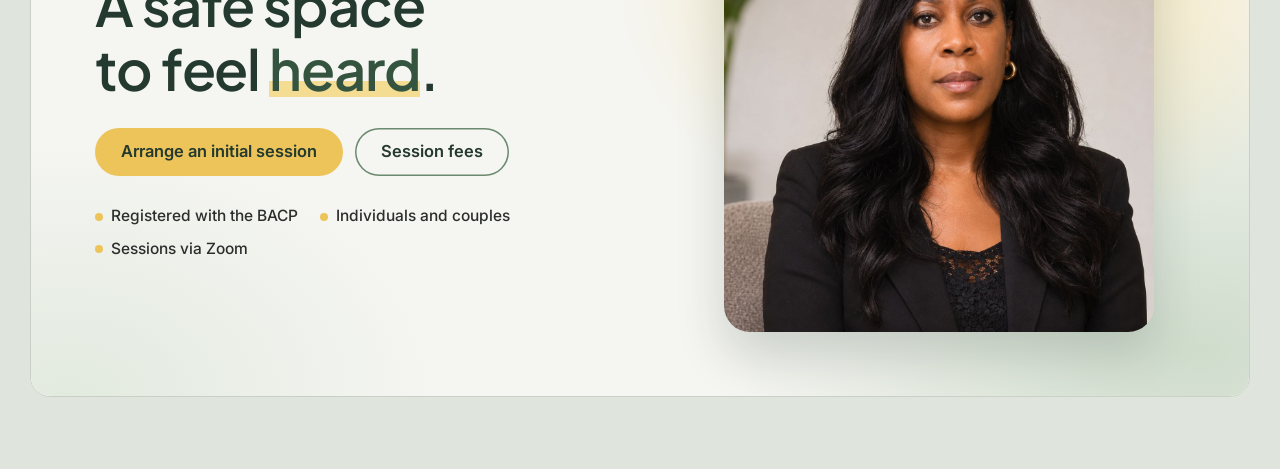
<file: hero-text-options.html>
<!doctype html>
<html lang="en-GB">
<head>
<meta charset="utf-8">
<meta name="viewport" content="width=device-width, initial-scale=1">
<title>Intro text options — Marsha Hunter Counselling</title>
<link rel="stylesheet" href="https://fonts.googleapis.com/css2?family=Plus+Jakarta+Sans:wght@500;600;700&family=Inter:wght@400;500;600&display=swap">
<style>
*,*::before,*::after{box-sizing:border-box}
body{margin:0;background:#dfe5dc;color:#555a56;font:16px/1.6 "Inter",-apple-system,BlinkMacSystemFont,"Segoe UI",Helvetica,Arial,sans-serif}
.page{max-width:1260px;margin:0 auto;padding:40px 20px 72px}
.intro-h h1{margin:0 0 6px;font:700 28px/1.2 "Plus Jakarta Sans",sans-serif;color:#24392f}
.intro-h p{margin:0;max-width:62ch}
.opt{margin-top:28px;border-radius:20px;overflow:hidden;border:1px solid #c9d1c6;background:#fff}
.opt header{display:flex;align-items:center;gap:14px;padding:14px 20px;border-bottom:1px solid #d9dbd6}
.num{flex:none;width:38px;height:38px;border-radius:50%;background:#35543f;color:#fff;font-weight:700;display:grid;place-items:center}
.opt header strong{display:block;color:#24392f;line-height:1.3}
.opt header small{display:block;font-size:13px}

.h{padding:64px;background:radial-gradient(520px 400px at 78% 24%,rgba(245,220,147,.75),transparent 70%),radial-gradient(660px 480px at 96% 92%,#cfdccc,transparent 70%),radial-gradient(520px 360px at 3% 100%,#e2eadf,transparent 70%),#f5f5f1}
.cols{display:grid;grid-template-columns:1.05fr .95fr;gap:56px;align-items:center}
.h h2{margin:0;font:600 56px/1.14 "Plus Jakarta Sans",sans-serif;letter-spacing:-.02em;color:#24392f}
.h h2 em{font-style:normal;color:#35543f;background:linear-gradient(transparent 68%,#f5dc93 68%,#f5dc93 92%,transparent 92%)}
.lead{margin:20px 0 0;font-size:19.5px;line-height:1.65;max-width:32em;outline:2px dashed rgba(53,84,63,.35);outline-offset:8px;border-radius:4px}
.btns{display:flex;flex-wrap:wrap;gap:12px;margin-top:28px}
.btn{font-weight:600;font-size:16.5px;line-height:1.2;padding:14px 26px;border-radius:999px;color:#24392f}
.btn.p{background:#ecc45a}
.btn.g{box-shadow:inset 0 0 0 1.5px #6b8a6f}
.h ul{display:flex;flex-wrap:wrap;gap:8px 22px;list-style:none;padding:0;margin:28px 0 0;font-size:15.5px;font-weight:500;color:#2b2e2c}
.h li{display:flex;align-items:center;gap:8px}
.h li::before{content:"";width:8px;height:8px;border-radius:50%;background:#ecc45a}
.h-art{position:relative;width:100%;max-width:430px;margin:0 auto}
.h-art img{display:block;width:100%;aspect-ratio:1;object-fit:cover;border-radius:26px;box-shadow:0 24px 48px rgba(36,57,47,.18)}

.lead.aside{margin-top:32px;padding-left:18px;border-left:3px solid #ecc45a;font-size:17px;border-radius:0}
.lead.caption{margin-top:26px;font-size:17px;text-align:center;max-width:none}
.tall .h-art{padding-bottom:96px}
.lead.card{position:absolute;left:-36px;right:36px;bottom:0;margin:0;padding:20px 24px;background:#fff;border-radius:18px;box-shadow:0 14px 36px rgba(36,57,47,.16);font-size:16.5px;line-height:1.55;color:#2b2e2c;max-width:none;outline-offset:4px}
.lead.below{margin:56px auto 0;padding-top:36px;border-top:1px solid #c9d1c6;text-align:center;font:500 23px/1.5 "Plus Jakarta Sans",sans-serif;letter-spacing:-.01em;color:#24392f;max-width:38em}
.lead.intro{margin:0 0 22px;font-size:17px;max-width:30em}

@media (max-width:820px){
  .h{padding:40px 24px}
  .cols{grid-template-columns:1fr;gap:40px}
  .h h2{font-size:38px}
  .lead.card{left:-8px;right:8px}
}
</style>
</head>
<body>
<div class="page">
  <div class="intro-h">
    <h1>Where should the intro text go?</h1>
    <p>Seven placements for the "I'm Marsha Hunter…" paragraph. The dashed outline is only here to show where the text is in each option; it won't be on the real page. Pick a number.</p>
  </div>
<article class="opt">
  <header><span class="num">1</span><div><strong>Under the headline</strong><small>Where it is now: headline, then the text, then the buttons</small></div></header>
  <div class="h "><div class="cols"><div class="h-text"><h2>A safe space<br>to feel <em>heard</em>.</h2><p class="lead ">I'm Marsha Hunter, a qualified and experienced counsellor. I offer a welcoming, non-judgemental space where you can work through challenging feelings and situations.</p><div class="btns"><span class="btn p">Arrange an initial session</span><span class="btn g">Session fees</span></div><ul><li>Registered with the BACP</li><li>Individuals and couples</li><li>Sessions via Zoom</li></ul></div><div class="h-art"><img src="theme/images/marsha-hunter.jpg" alt=""></div></div></div>
</article>
<article class="opt">
  <header><span class="num">2</span><div><strong>Under the buttons</strong><small>Headline and buttons first, the text as a quieter note below with a yellow line</small></div></header>
  <div class="h "><div class="cols"><div class="h-text"><h2>A safe space<br>to feel <em>heard</em>.</h2><div class="btns"><span class="btn p">Arrange an initial session</span><span class="btn g">Session fees</span></div><ul><li>Registered with the BACP</li><li>Individuals and couples</li><li>Sessions via Zoom</li></ul><p class="lead aside">I'm Marsha Hunter, a qualified and experienced counsellor. I offer a welcoming, non-judgemental space where you can work through challenging feelings and situations.</p></div><div class="h-art"><img src="theme/images/marsha-hunter.jpg" alt=""></div></div></div>
</article>
<article class="opt">
  <header><span class="num">3</span><div><strong>Under the photo</strong><small>The text becomes a caption beneath her photo, so it reads as her speaking</small></div></header>
  <div class="h "><div class="cols"><div class="h-text"><h2>A safe space<br>to feel <em>heard</em>.</h2><div class="btns"><span class="btn p">Arrange an initial session</span><span class="btn g">Session fees</span></div><ul><li>Registered with the BACP</li><li>Individuals and couples</li><li>Sessions via Zoom</li></ul></div><div class="h-art"><img src="theme/images/marsha-hunter.jpg" alt=""><p class="lead caption">I'm Marsha Hunter, a qualified and experienced counsellor. I offer a welcoming, non-judgemental space where you can work through challenging feelings and situations.</p></div></div></div>
</article>
<article class="opt">
  <header><span class="num">4</span><div><strong>Card on the photo</strong><small>The text sits on a white card overlapping the bottom of the photo</small></div></header>
  <div class="h tall"><div class="cols"><div class="h-text"><h2>A safe space<br>to feel <em>heard</em>.</h2><div class="btns"><span class="btn p">Arrange an initial session</span><span class="btn g">Session fees</span></div><ul><li>Registered with the BACP</li><li>Individuals and couples</li><li>Sessions via Zoom</li></ul></div><div class="h-art"><img src="theme/images/marsha-hunter.jpg" alt=""><p class="lead card">I'm Marsha Hunter, a qualified and experienced counsellor. I offer a welcoming, non-judgemental space where you can work through challenging feelings and situations.</p></div></div></div>
</article>
<article class="opt">
  <header><span class="num">5</span><div><strong>Centred below the hero</strong><small>Headline and photo on top, the text centred across the full width underneath</small></div></header>
  <div class="h "><div class="cols"><div class="h-text"><h2>A safe space<br>to feel <em>heard</em>.</h2><div class="btns"><span class="btn p">Arrange an initial session</span><span class="btn g">Session fees</span></div><ul><li>Registered with the BACP</li><li>Individuals and couples</li><li>Sessions via Zoom</li></ul></div><div class="h-art"><img src="theme/images/marsha-hunter.jpg" alt=""></div></div><p class="lead below">I'm Marsha Hunter, a qualified and experienced counsellor. I offer a welcoming, non-judgemental space where you can work through challenging feelings and situations.</p></div>
</article>
<article class="opt">
  <header><span class="num">6</span><div><strong>Above the headline</strong><small>The text introduces her first, in smaller type, then the headline</small></div></header>
  <div class="h "><div class="cols"><div class="h-text"><p class="lead intro">I'm Marsha Hunter, a qualified and experienced counsellor. I offer a welcoming, non-judgemental space where you can work through challenging feelings and situations.</p><h2>A safe space<br>to feel <em>heard</em>.</h2><div class="btns"><span class="btn p">Arrange an initial session</span><span class="btn g">Session fees</span></div><ul><li>Registered with the BACP</li><li>Individuals and couples</li><li>Sessions via Zoom</li></ul></div><div class="h-art"><img src="theme/images/marsha-hunter.jpg" alt=""></div></div></div>
</article>
<article class="opt">
  <header><span class="num">7</span><div><strong>Not in the hero</strong><small>Hero is just headline, buttons and photo. The About section directly below already opens with almost the same sentence</small></div></header>
  <div class="h "><div class="cols"><div class="h-text"><h2>A safe space<br>to feel <em>heard</em>.</h2><div class="btns"><span class="btn p">Arrange an initial session</span><span class="btn g">Session fees</span></div><ul><li>Registered with the BACP</li><li>Individuals and couples</li><li>Sessions via Zoom</li></ul></div><div class="h-art"><img src="theme/images/marsha-hunter.jpg" alt=""></div></div></div>
</article>
</div>
</body>
</html>
</file>
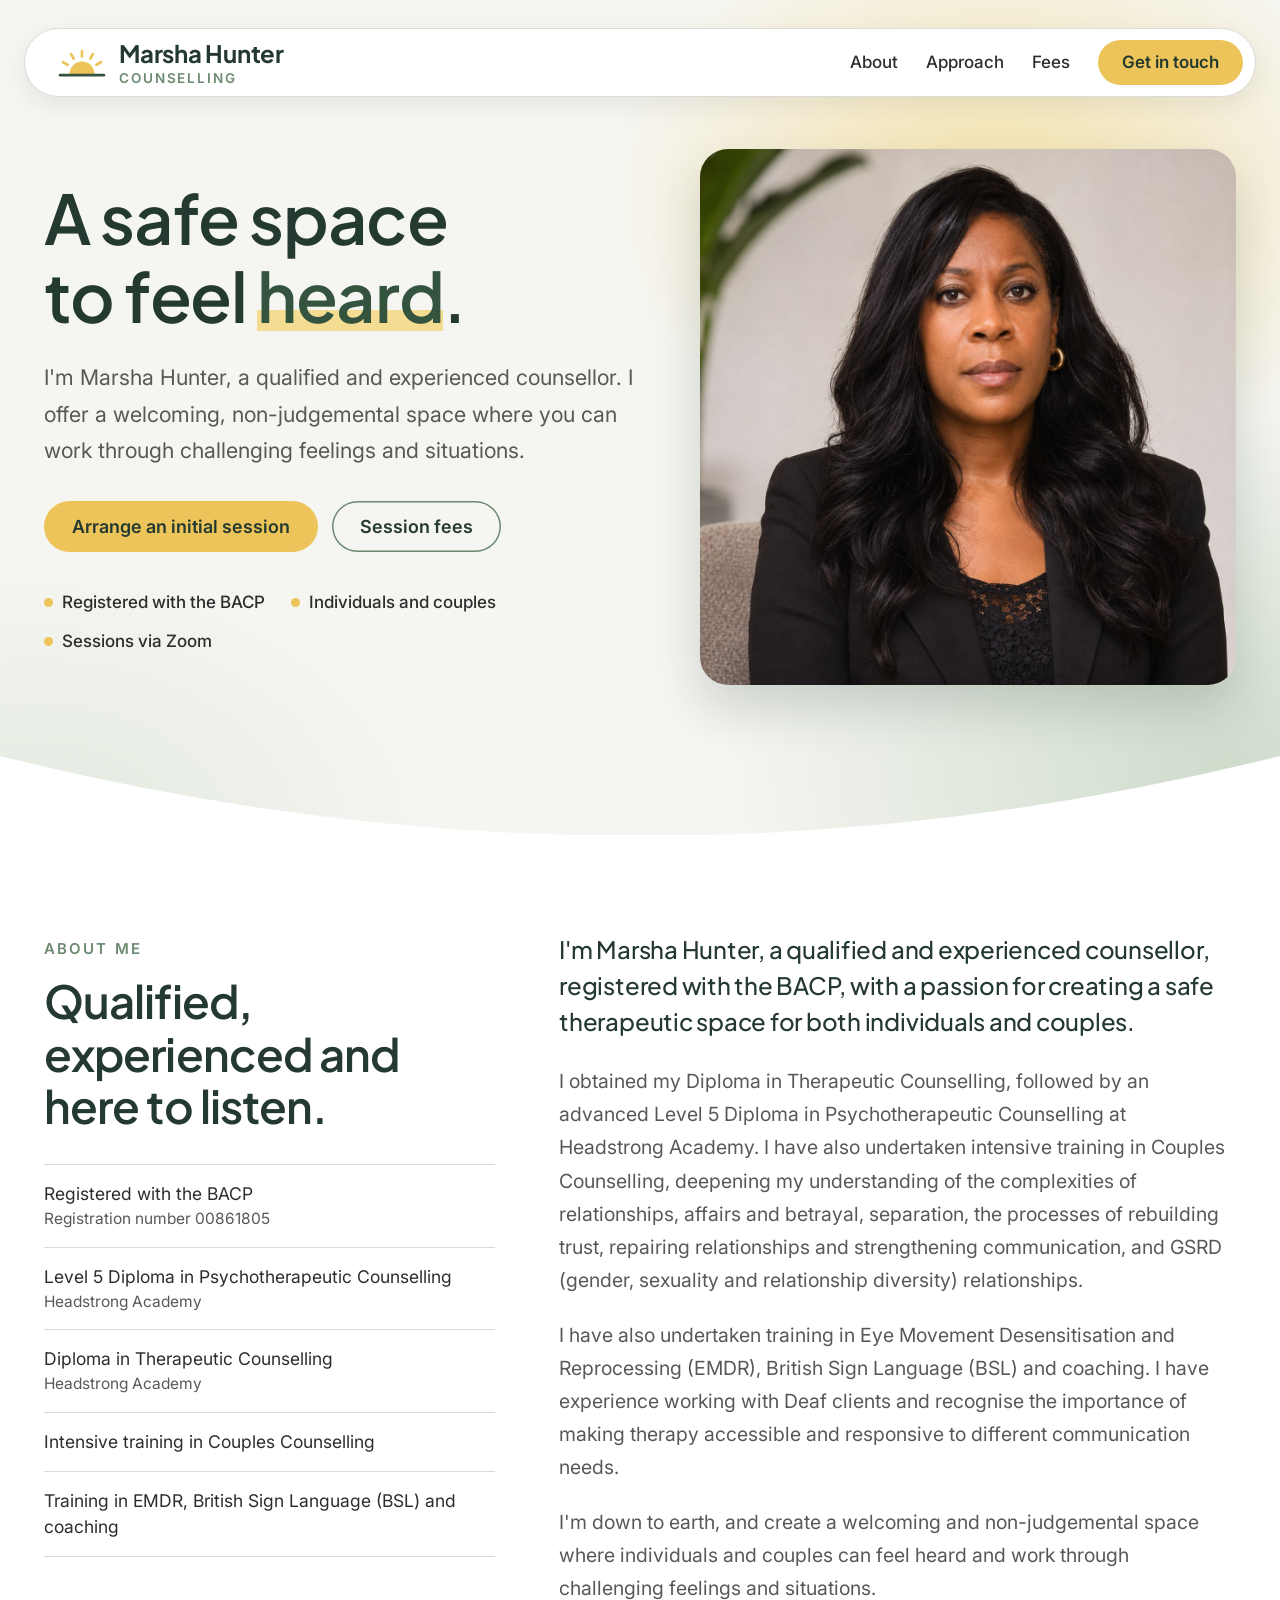
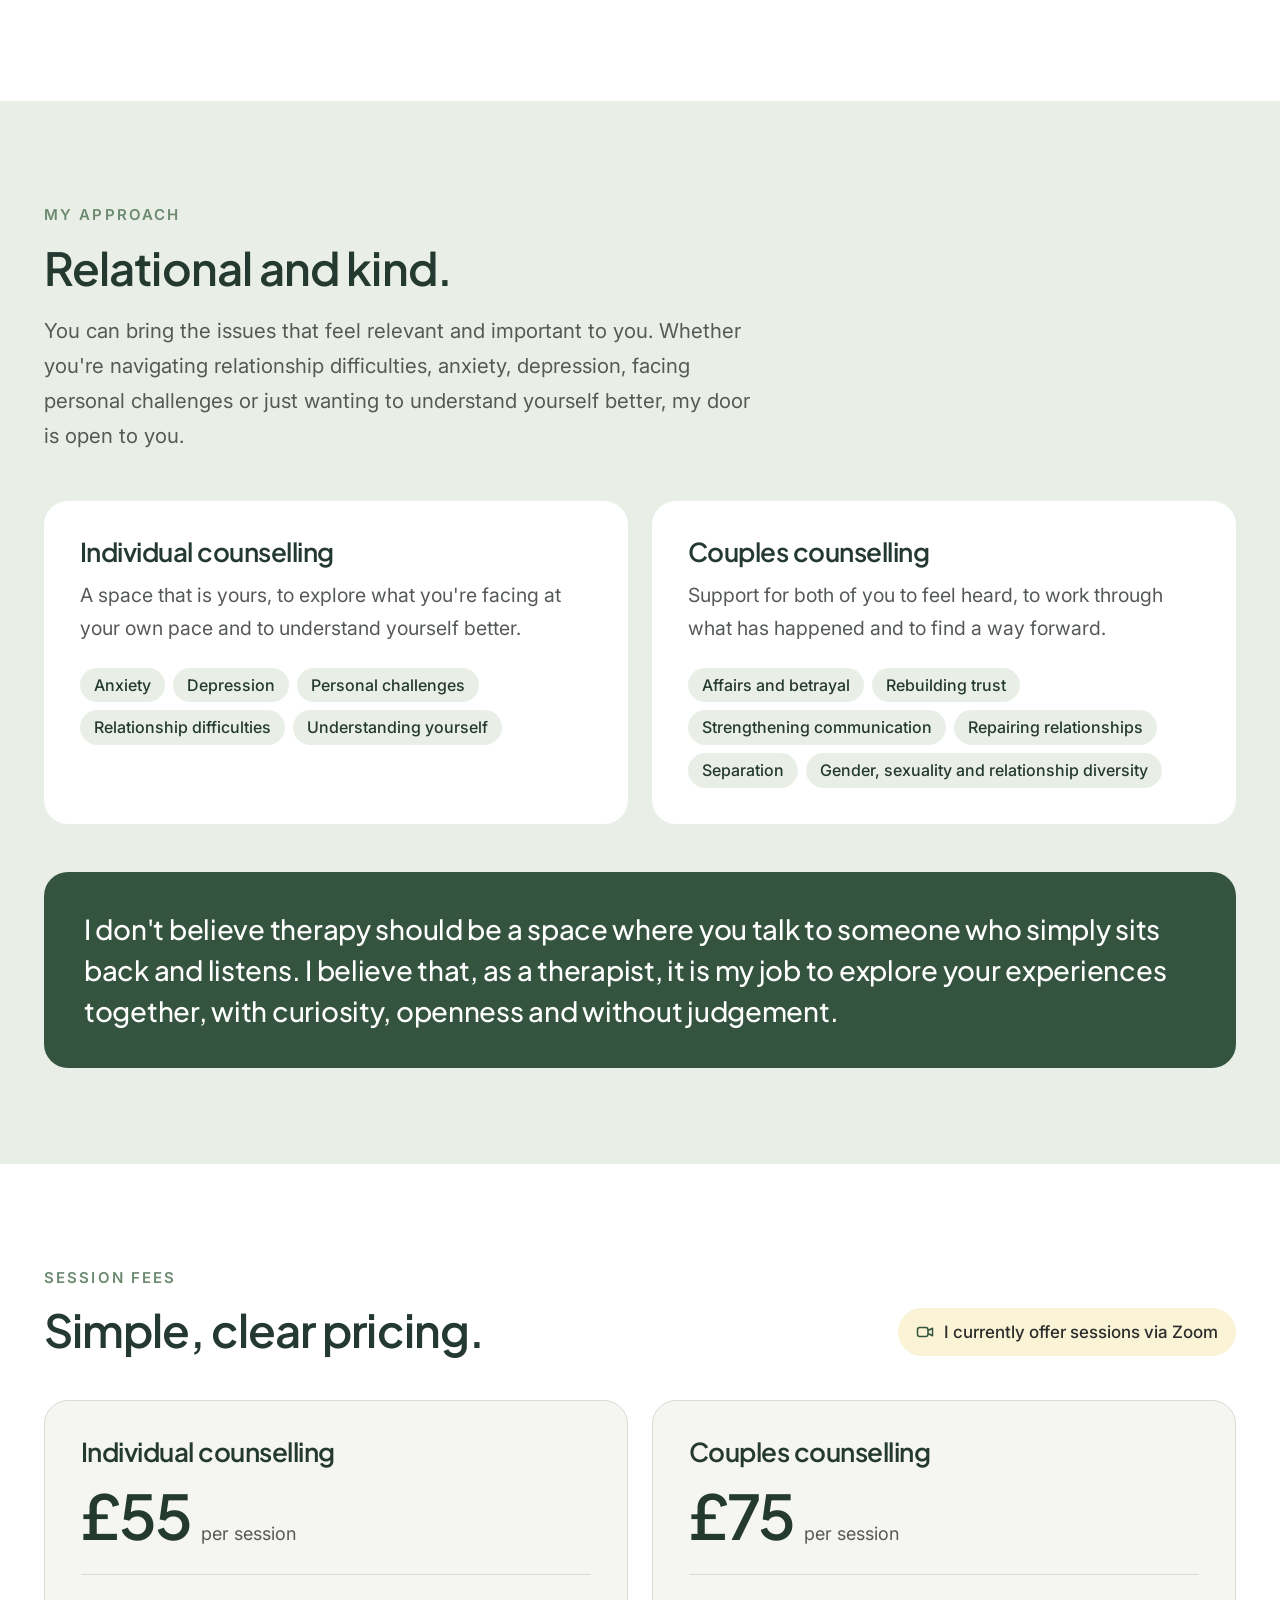
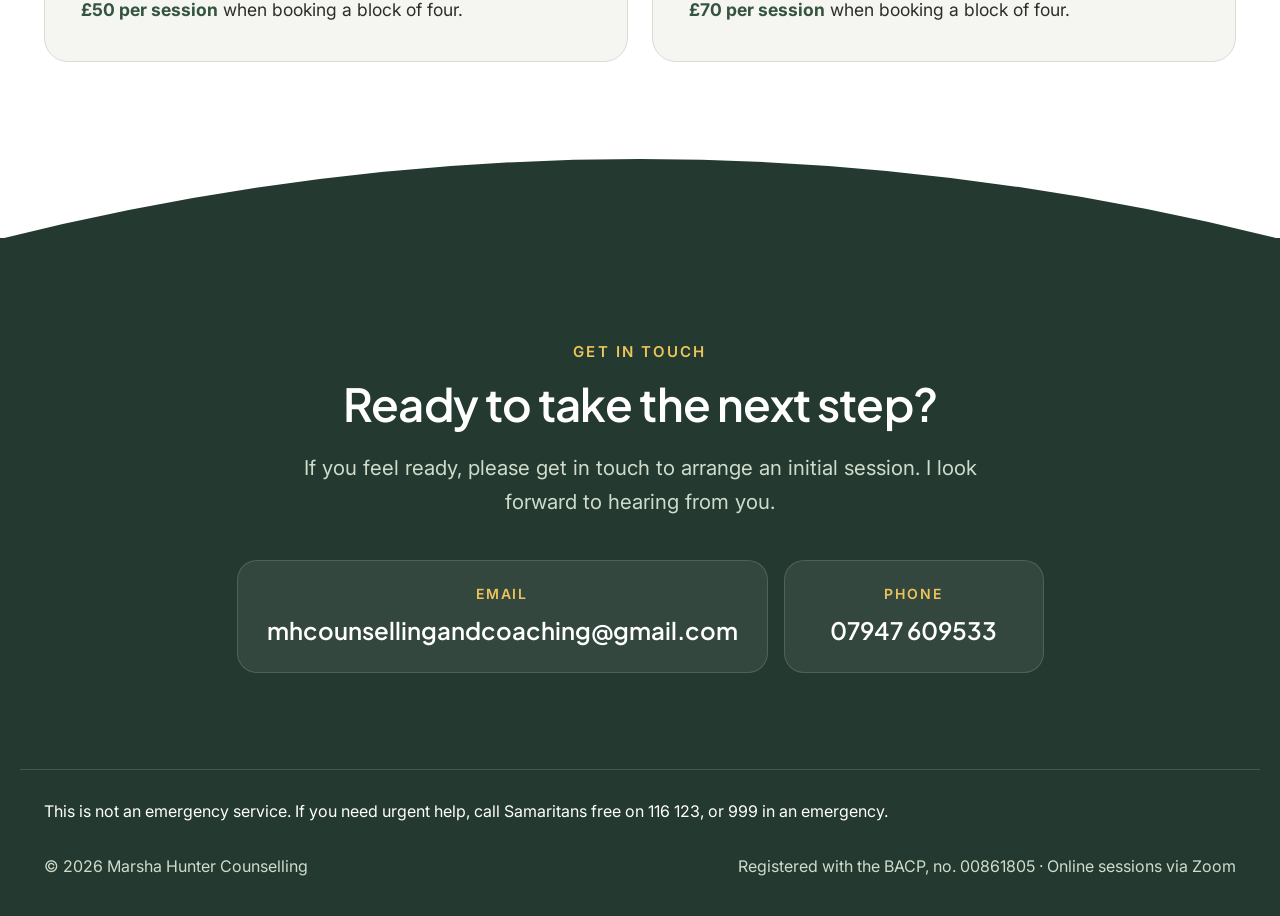
<file: preview.html>
<!doctype html>
<html lang="en-GB">
<head>
<meta charset="utf-8">
<meta name="viewport" content="width=device-width, initial-scale=1">
<meta name="description" content="Marsha Hunter is a BACP-registered counsellor offering online counselling for individuals and couples via Zoom.">
<title>Marsha Hunter Counselling</title>
<link rel="stylesheet" href="https://fonts.googleapis.com/css2?family=Plus+Jakarta+Sans:wght@500;600;700&family=Inter:wght@400;500;600&display=swap">
<link rel="icon" href="theme/images/favicon.svg">
<link rel="stylesheet" href="theme/style.css">
</head>
<body>
<a class="skip" href="#main">Skip to content</a>

<header class="site-header">
  <div class="wrap">
    <a class="brand" href="#top" id="top">
      <svg class="brand-mark" viewBox="0 0 48 32" aria-hidden="true" focusable="false">
        <g stroke="#ecc45a" stroke-width="2.6" stroke-linecap="round">
          <path d="M24 10 V5"/>
          <path d="M32 12.1 L34.5 7.8"/>
          <path d="M16 12.1 L13.5 7.8"/>
          <path d="M37.9 18 L42.2 15.5"/>
          <path d="M10.1 18 L5.8 15.5"/>
        </g>
        <path d="M12 27 A12 12 0 0 1 36 27 Z" fill="#ecc45a"/>
        <path d="M3 28 H45" stroke="#35543f" stroke-width="2.6" stroke-linecap="round"/>
      </svg>
      <span class="brand-text">Marsha Hunter <span>Counselling</span></span>
    </a>
    <nav class="nav" aria-label="Main">
      <a href="#about">About</a>
      <a href="#approach">Approach</a>
      <a href="#fees">Fees</a>
      <a class="btn btn-primary nav-cta" href="#contact">Get in touch</a>
    </nav>
  </div>
</header>

<main id="main">

  <section class="hero">
    <div class="wrap">
      <div>
        <h1>A safe space to feel <em>heard</em>.</h1>
        <p class="hero-lead">I'm Marsha Hunter, a qualified and experienced counsellor. I offer a welcoming, non-judgemental space where you can work through challenging feelings and situations.</p>
        <div class="hero-actions">
          <a class="btn btn-primary" href="#contact">Arrange an initial session</a>
          <a class="btn btn-ghost" href="#fees">Session fees</a>
        </div>
        <ul class="hero-facts">
          <li>Registered with the BACP</li>
          <li>Individuals and couples</li>
          <li>Sessions via Zoom</li>
        </ul>
      </div>

      <div class="hero-art">
        <img src="theme/images/marsha-hunter.jpg" alt="Marsha Hunter, counsellor" width="1254" height="1254">
      </div>
    </div>
    <svg class="hero-curve" viewBox="0 0 100 100" preserveAspectRatio="none" aria-hidden="true" focusable="false"><path d="M0 0 Q 50 200 100 0 V100 H0 Z" fill="#ffffff"/></svg>
  </section>

  <section class="section section-white about" id="about">
    <div class="wrap">
      <div>
        <span class="eyebrow">About me</span>
        <h2>Qualified, experienced and here to listen.</h2>
        <ul class="credentials">
          <li>Registered with the BACP <small>Registration number 00861805</small></li>
          <li>Level 5 Diploma in Psychotherapeutic Counselling <small>Headstrong Academy</small></li>
          <li>Diploma in Therapeutic Counselling <small>Headstrong Academy</small></li>
          <li>Intensive training in Couples Counselling</li>
          <li>Training in EMDR, British Sign Language (BSL) and coaching</li>
        </ul>
      </div>
      <div class="about-body">
        <p>I'm Marsha Hunter, a qualified and experienced counsellor, registered with the BACP, with a passion for creating a safe therapeutic space for both individuals and couples.</p>
        <p>I obtained my Diploma in Therapeutic Counselling, followed by an advanced Level 5 Diploma in Psychotherapeutic Counselling at Headstrong Academy. I have also undertaken intensive training in Couples Counselling, deepening my understanding of the complexities of relationships, affairs and betrayal, separation, the processes of rebuilding trust, repairing relationships and strengthening communication, and GSRD (gender, sexuality and relationship diversity) relationships.</p>
        <p>I have also undertaken training in Eye Movement Desensitisation and Reprocessing (EMDR), British Sign Language (BSL) and coaching. I have experience working with Deaf clients and recognise the importance of making therapy accessible and responsive to different communication needs.</p>
        <p>I'm down to earth, and create a welcoming and non-judgemental space where individuals and couples can feel heard and work through challenging feelings and situations.</p>
      </div>
    </div>
  </section>

  <section class="section section-green" id="approach">
    <div class="wrap">
      <div class="approach-head">
        <span class="eyebrow">My approach</span>
        <h2>Relational and kind.</h2>
        <p>You can bring the issues that feel relevant and important to you. Whether you're navigating relationship difficulties, anxiety, depression, facing personal challenges or just wanting to understand yourself better, my door is open to you.</p>
      </div>

      <div class="approach-grid">
        <article class="card">
          <h3>Individual counselling</h3>
          <p>A space that is yours, to explore what you're facing at your own pace and to understand yourself better.</p>
          <ul class="tags">
            <li>Anxiety</li>
            <li>Depression</li>
            <li>Personal challenges</li>
            <li>Relationship difficulties</li>
            <li>Understanding yourself</li>
          </ul>
        </article>
        <article class="card">
          <h3>Couples counselling</h3>
          <p>Support for both of you to feel heard, to work through what has happened and to find a way forward.</p>
          <ul class="tags">
            <li>Affairs and betrayal</li>
            <li>Rebuilding trust</li>
            <li>Strengthening communication</li>
            <li>Repairing relationships</li>
            <li>Separation</li>
            <li>Gender, sexuality and relationship diversity</li>
          </ul>
        </article>
      </div>

      <blockquote class="pull">
        I don't believe therapy should be a space where you talk to someone who simply sits back and listens. I believe that, as a therapist, it is my job to explore your experiences together, with curiosity, openness and without judgement.
      </blockquote>
    </div>
  </section>

  <section class="section section-white" id="fees">
    <div class="wrap">
      <div class="fees-head">
        <div>
          <span class="eyebrow">Session fees</span>
          <h2>Simple, clear pricing.</h2>
        </div>
        <p class="zoom-note">
          <svg width="18" height="18" viewBox="0 0 24 24" fill="none" stroke="#35543f" stroke-width="2" stroke-linecap="round" stroke-linejoin="round" aria-hidden="true"><rect x="2" y="6" width="14" height="12" rx="3"/><path d="m16 10 6-3v10l-6-3"/></svg>
          I currently offer sessions via Zoom
        </p>
      </div>

      <div class="fees-grid">
        <div class="fee">
          <h3>Individual counselling</h3>
          <p class="fee-price"><strong>£55</strong> per session</p>
          <p class="fee-block"><strong>£50 per session</strong> when booking a block of four.</p>
        </div>
        <div class="fee">
          <h3>Couples counselling</h3>
          <p class="fee-price"><strong>£75</strong> per session</p>
          <p class="fee-block"><strong>£70 per session</strong> when booking a block of four.</p>
        </div>
      </div>
    </div>
  </section>

  <section class="section contact" id="contact">
    <svg class="contact-curve" viewBox="0 0 100 100" preserveAspectRatio="none" aria-hidden="true" focusable="false"><path d="M0 100 Q 50 -100 100 100 Z" fill="#24392f"/></svg>
    <div class="wrap">
      <span class="eyebrow">Get in touch</span>
      <h2>Ready to take the next step?</h2>
      <p class="contact-lead">If you feel ready, please get in touch to arrange an initial session. I look forward to hearing from you.</p>
      <div class="contact-links">
        <a class="contact-link" href="mailto:mhcounsellingandcoaching@gmail.com">
          <small>Email</small>
          <span>mhcounsellingandcoaching@gmail.com</span>
        </a>
        <a class="contact-link" href="tel:07947609533">
          <small>Phone</small>
          <span>07947 609533</span>
        </a>
      </div>
    </div>
  </section>

</main>

<footer class="site-footer">
  <div class="wrap">
    <p class="crisis">This is not an emergency service. If you need urgent help, call Samaritans free on 116 123, or 999 in an emergency.</p>
    <p>&copy; 2026 Marsha Hunter Counselling</p>
    <p>Registered with the BACP, no. 00861805 &middot; Online sessions via Zoom</p>
  </div>
</footer>
</body>
</html>
</file>
<file: theme/style.css>
/*
Theme Name: Marsha Hunter Counselling
Description: Single landing page for Marsha Hunter Counselling.
Version: 1.0
Requires at least: 5.8
Text Domain: marsha-hunter
*/

:root {
  --green-900: #24392f;
  --green-700: #35543f;
  --green-500: #6b8a6f;
  --green-200: #cfdccc;
  --green-100: #e9efe6;
  --grey-900: #2b2e2c;
  --grey-700: #555a56;
  --grey-300: #d9dbd6;
  --grey-100: #f5f5f1;
  --yellow-500: #ecc45a;
  --yellow-300: #f5dc93;
  --yellow-100: #fbf3d6;
  --white: #ffffff;
  --serif: "Plus Jakarta Sans", -apple-system, BlinkMacSystemFont, "Segoe UI", Helvetica, Arial, sans-serif;
  --sans: "Inter", -apple-system, BlinkMacSystemFont, "Segoe UI", Roboto, Helvetica, Arial, sans-serif;
  --wrap: 1240px;
}

*, *::before, *::after { box-sizing: border-box; }

html { scroll-behavior: smooth; -webkit-text-size-adjust: 100%; }

body {
  margin: 0;
  font-family: var(--sans);
  font-size: 19.5px;
  line-height: 1.7;
  color: var(--grey-700);
  background: var(--grey-100);
  -webkit-font-smoothing: antialiased;
}

h1, h2, h3 {
  font-family: var(--serif);
  font-weight: 600;
  color: var(--green-900);
  line-height: 1.15;
  margin: 0;
  letter-spacing: -0.02em;
  text-wrap: balance;
}

p { margin: 0 0 1.1em; }
p:last-child { margin-bottom: 0; }
a { color: var(--green-700); }

.wrap {
  width: 100%;
  max-width: var(--wrap);
  margin: 0 auto;
  padding-inline: 24px;
}

.eyebrow {
  display: inline-block;
  font-size: 15px;
  font-weight: 600;
  letter-spacing: 0.14em;
  text-transform: uppercase;
  color: var(--green-500);
  margin-bottom: 14px;
}

.skip {
  position: absolute;
  left: -9999px;
}
.skip:focus {
  left: 16px;
  top: 16px;
  z-index: 10;
  background: var(--white);
  padding: 10px 16px;
  border-radius: 8px;
}

/* Buttons */
.btn {
  display: inline-block;
  padding: 15px 28px;
  border-radius: 999px;
  font-weight: 600;
  font-size: 18px;
  line-height: 1.2;
  text-decoration: none;
  transition: transform 0.15s ease, background-color 0.15s ease;
}
.btn:hover { transform: translateY(-1px); }
.btn-primary { background: var(--yellow-500); color: var(--green-900); }
.btn-primary:hover { background: var(--yellow-300); }
.btn-ghost {
  color: var(--green-900);
  box-shadow: inset 0 0 0 1.5px var(--green-500);
}
.btn-ghost:hover { background: var(--green-100); }

a:focus-visible, .btn:focus-visible {
  outline: 3px solid var(--yellow-500);
  outline-offset: 3px;
}

/* Header */
.site-header {
  position: sticky;
  top: 12px;
  z-index: 50;
  padding: 16px 24px 0;
}
.site-header .wrap {
  display: flex;
  align-items: center;
  justify-content: space-between;
  gap: 8px 32px;
  flex-wrap: wrap;
  padding: 10px 12px 10px 32px;
  background: var(--white);
  border: 1px solid var(--grey-300);
  border-radius: 999px;
  box-shadow: 0 8px 24px rgba(36, 57, 47, 0.08);
}
.brand {
  font-family: var(--serif);
  font-size: 24px;
  font-weight: 700;
  letter-spacing: -0.01em;
  color: var(--green-900);
  text-decoration: none;
  line-height: 1.2;
}
.brand {
  display: inline-flex;
  align-items: center;
  gap: 12px;
}
.brand-mark {
  flex: none;
  width: 50px;
  height: auto;
}
.brand-text { display: block; }
.brand-text span {
  display: block;
  font-family: var(--sans);
  font-size: 13.5px;
  font-weight: 600;
  letter-spacing: 0.14em;
  text-transform: uppercase;
  color: var(--green-500);
  margin-top: 2px;
}
.nav {
  display: flex;
  align-items: center;
  gap: 8px 28px;
  flex-wrap: wrap;
}
.nav a {
  font-size: 17px;
  font-weight: 500;
  color: var(--grey-900);
  text-decoration: none;
}
.nav .nav-cta {
  padding: 12px 24px;
  color: var(--green-900);
  font-weight: 600;
}
.nav .nav-cta:hover { color: var(--green-900); text-decoration: none; }
.nav a:hover { color: var(--green-700); text-decoration: underline; text-underline-offset: 5px; }

/* Hero */
.hero {
  position: relative;
  margin-top: -90px;
  padding-block: 154px 150px;
  background:
    radial-gradient(560px 420px at 78% 24%, rgba(245, 220, 147, 0.75), transparent 70%),
    radial-gradient(720px 520px at 96% 92%, var(--green-200), transparent 70%),
    radial-gradient(560px 380px at 3% 100%, #e2eadf, transparent 70%),
    var(--grey-100);
}
.hero-curve {
  position: absolute;
  left: 0;
  bottom: -1px;
  width: 100%;
  height: 80px;
  display: block;
}
.hero .wrap {
  display: grid;
  grid-template-columns: 1.05fr 0.95fr;
  gap: 64px;
  align-items: center;
}
.hero h1 { font-size: clamp(41px, 5.7vw, 68.5px); }
.hero h1 em {
  font-style: normal;
  color: var(--green-700);
  background: linear-gradient(transparent 68%, var(--yellow-300) 68%, var(--yellow-300) 92%, transparent 92%);
}
.hero-lead {
  font-size: 21.5px;
  max-width: 34em;
  margin-top: 24px;
}
.hero-actions {
  display: flex;
  flex-wrap: wrap;
  gap: 14px;
  margin-top: 32px;
}
.hero-facts {
  display: flex;
  flex-wrap: wrap;
  gap: 10px 26px;
  list-style: none;
  padding: 0;
  margin: 36px 0 0;
  font-size: 17px;
  font-weight: 500;
  color: var(--grey-900);
}
.hero-facts li { display: flex; align-items: center; gap: 9px; }
.hero-facts li::before {
  content: "";
  width: 9px;
  height: 9px;
  border-radius: 50%;
  background: var(--yellow-500);
  flex: none;
}

.hero-art {
  max-width: 560px;
  width: 100%;
  margin-inline: auto;
}
.hero-art img {
  display: block;
  width: 100%;
  height: auto;
  aspect-ratio: 1 / 1;
  object-fit: cover;
  border-radius: 28px;
  box-shadow: 0 24px 48px rgba(36, 57, 47, 0.18);
}

/* Sections */
.section { padding-block: 96px; }
.section h2 { font-size: clamp(32px, 3.8vw, 45.5px); }
.section-white { background: var(--white); }
.section-green { background: var(--green-100); }

/* About */
.about .wrap {
  display: grid;
  grid-template-columns: 0.8fr 1.2fr;
  gap: 64px;
  align-items: start;
}
.about-body p:first-child {
  font-family: var(--serif);
  font-size: 24px;
  font-weight: 500;
  line-height: 1.5;
  letter-spacing: -0.01em;
  color: var(--green-900);
}
.credentials {
  list-style: none;
  padding: 0;
  margin: 32px 0 0;
  border-top: 1px solid var(--grey-300);
}
.credentials li {
  padding: 16px 0;
  border-bottom: 1px solid var(--grey-300);
  font-size: 17.5px;
  line-height: 1.5;
  color: var(--grey-900);
}
.credentials small {
  display: block;
  font-size: 15.5px;
  color: var(--grey-700);
}

/* Approach */
.approach-head { max-width: 720px; }
.approach-head p { margin-top: 20px; font-size: 20.5px; }
.approach-grid {
  display: grid;
  grid-template-columns: 1fr 1fr;
  gap: 24px;
  margin-top: 48px;
}
.card {
  background: var(--white);
  border-radius: 24px;
  padding: 36px;
}
.card h3 { font-size: 26px; margin-bottom: 12px; }
.tags {
  display: flex;
  flex-wrap: wrap;
  gap: 8px;
  list-style: none;
  padding: 0;
  margin: 22px 0 0;
}
.tags li {
  font-size: 16px;
  font-weight: 500;
  line-height: 1.3;
  color: var(--green-900);
  background: var(--green-100);
  border-radius: 999px;
  padding: 7px 14px;
}
.pull {
  margin: 48px 0 0;
  padding: 36px 40px;
  border-radius: 24px;
  background: var(--green-700);
  color: var(--white);
  font-family: var(--serif);
  font-size: clamp(21.5px, 2.3vw, 27.5px);
  font-weight: 500;
  line-height: 1.5;
  letter-spacing: -0.01em;
}

/* Fees */
.fees-head {
  display: flex;
  justify-content: space-between;
  align-items: end;
  gap: 20px 40px;
  flex-wrap: wrap;
}
.zoom-note {
  display: inline-flex;
  align-items: center;
  gap: 10px;
  background: var(--yellow-100);
  color: var(--grey-900);
  border-radius: 999px;
  padding: 10px 18px;
  font-size: 17px;
  font-weight: 500;
  margin: 0;
}
.zoom-note svg { flex: none; }
.fees-grid {
  display: grid;
  grid-template-columns: 1fr 1fr;
  gap: 24px;
  margin-top: 44px;
}
.fee {
  border: 1px solid var(--grey-300);
  border-radius: 24px;
  padding: 36px;
  background: var(--grey-100);
}
.fee h3 { font-size: 26px; }
.fee-price {
  display: flex;
  align-items: baseline;
  gap: 10px;
  margin: 18px 0 0;
  color: var(--grey-700);
  font-size: 18px;
}
.fee-price strong {
  font-family: var(--serif);
  font-weight: 600;
  letter-spacing: -0.03em;
  font-size: 61.5px;
  line-height: 1;
  color: var(--green-900);
}
.fee-block {
  margin: 24px 0 0;
  padding-top: 20px;
  border-top: 1px solid var(--grey-300);
  font-size: 17.5px;
  color: var(--grey-900);
}
.fee-block strong { color: var(--green-700); }

/* Contact */
#fees { padding-bottom: 176px; }
.contact { position: relative; }
.contact-curve {
  position: absolute;
  left: 0;
  bottom: calc(100% - 1px);
  width: 100%;
  height: 80px;
  display: block;
}
.contact {
  background: var(--green-900);
  color: var(--green-200);
  text-align: center;
}
.contact .eyebrow { color: var(--yellow-500); }
.contact h2 { color: var(--white); }
.contact-lead {
  max-width: 36em;
  margin: 20px auto 0;
  font-size: 20.5px;
}
.contact-links {
  display: flex;
  justify-content: center;
  flex-wrap: wrap;
  gap: 16px;
  margin-top: 40px;
}
.contact-link {
  display: block;
  min-width: 260px;
  max-width: 100%;
  padding: 22px 30px;
  border-radius: 20px;
  background: rgba(255, 255, 255, 0.07);
  box-shadow: inset 0 0 0 1px rgba(255, 255, 255, 0.14);
  text-decoration: none;
  transition: background-color 0.15s ease;
}
.contact-link:hover { background: rgba(255, 255, 255, 0.12); }
.contact-link small {
  display: block;
  font-size: 14px;
  font-weight: 600;
  letter-spacing: 0.14em;
  text-transform: uppercase;
  color: var(--yellow-500);
}
.contact-link span {
  display: block;
  margin-top: 4px;
  font-family: var(--serif);
  font-size: 24px;
  font-weight: 600;
  color: var(--white);
  overflow-wrap: anywhere;
}

/* Footer */
.site-footer {
  background: var(--green-900);
  color: var(--green-200);
  font-size: 16px;
  padding-block: 0 36px;
}
.site-footer .wrap {
  display: flex;
  justify-content: space-between;
  flex-wrap: wrap;
  gap: 8px 24px;
  padding-top: 28px;
  border-top: 1px solid rgba(255, 255, 255, 0.14);
}
.site-footer p { margin: 0; }
.site-footer .crisis {
  flex-basis: 100%;
  padding-bottom: 20px;
  color: var(--white);
}

/* Responsive */
@media (max-width: 880px) {
  body { font-size: 18px; }
  .section { padding-block: 64px; }
  .hero { margin-top: 0; padding-block: 44px 96px; }
  .hero-curve { height: 44px; }
  #fees { padding-bottom: 108px; }
  .contact-curve { height: 44px; }
  .hero .wrap, .about .wrap { grid-template-columns: 1fr; gap: 40px; }
  .hero-art { max-width: 480px; }
  .hero {
    background:
      radial-gradient(420px 360px at 85% 62%, rgba(245, 220, 147, 0.75), transparent 70%),
      radial-gradient(460px 400px at 10% 100%, var(--green-200), transparent 70%),
      var(--grey-100);
  }
  .approach-grid, .fees-grid { grid-template-columns: 1fr; }
  .card, .fee { padding: 28px; }
  .pull { padding: 28px; }
  .about-body p:first-child { font-size: 21.5px; }
}

@media (max-width: 520px) {
  .site-header { padding-inline: 12px; }
  .site-header .wrap { flex-wrap: nowrap; gap: 8px; padding: 8px 8px 8px 16px; }
  .nav a:not(.nav-cta) { display: none; }
  .brand { gap: 8px; font-size: 19px; }
  .brand-mark { width: 36px; }
  .brand-text span { font-size: 10.5px; }
  .nav .nav-cta { padding: 10px 14px; font-size: 14px; white-space: nowrap; }
  .hero-actions .btn { width: 100%; text-align: center; }
  .contact-link { width: 100%; padding: 20px 14px; }
  .contact-link span { font-size: min(4vw, 21px); overflow-wrap: normal; }
}

@media (prefers-reduced-motion: reduce) {
  html { scroll-behavior: auto; }
  .btn { transition: none; }
}
</file>
